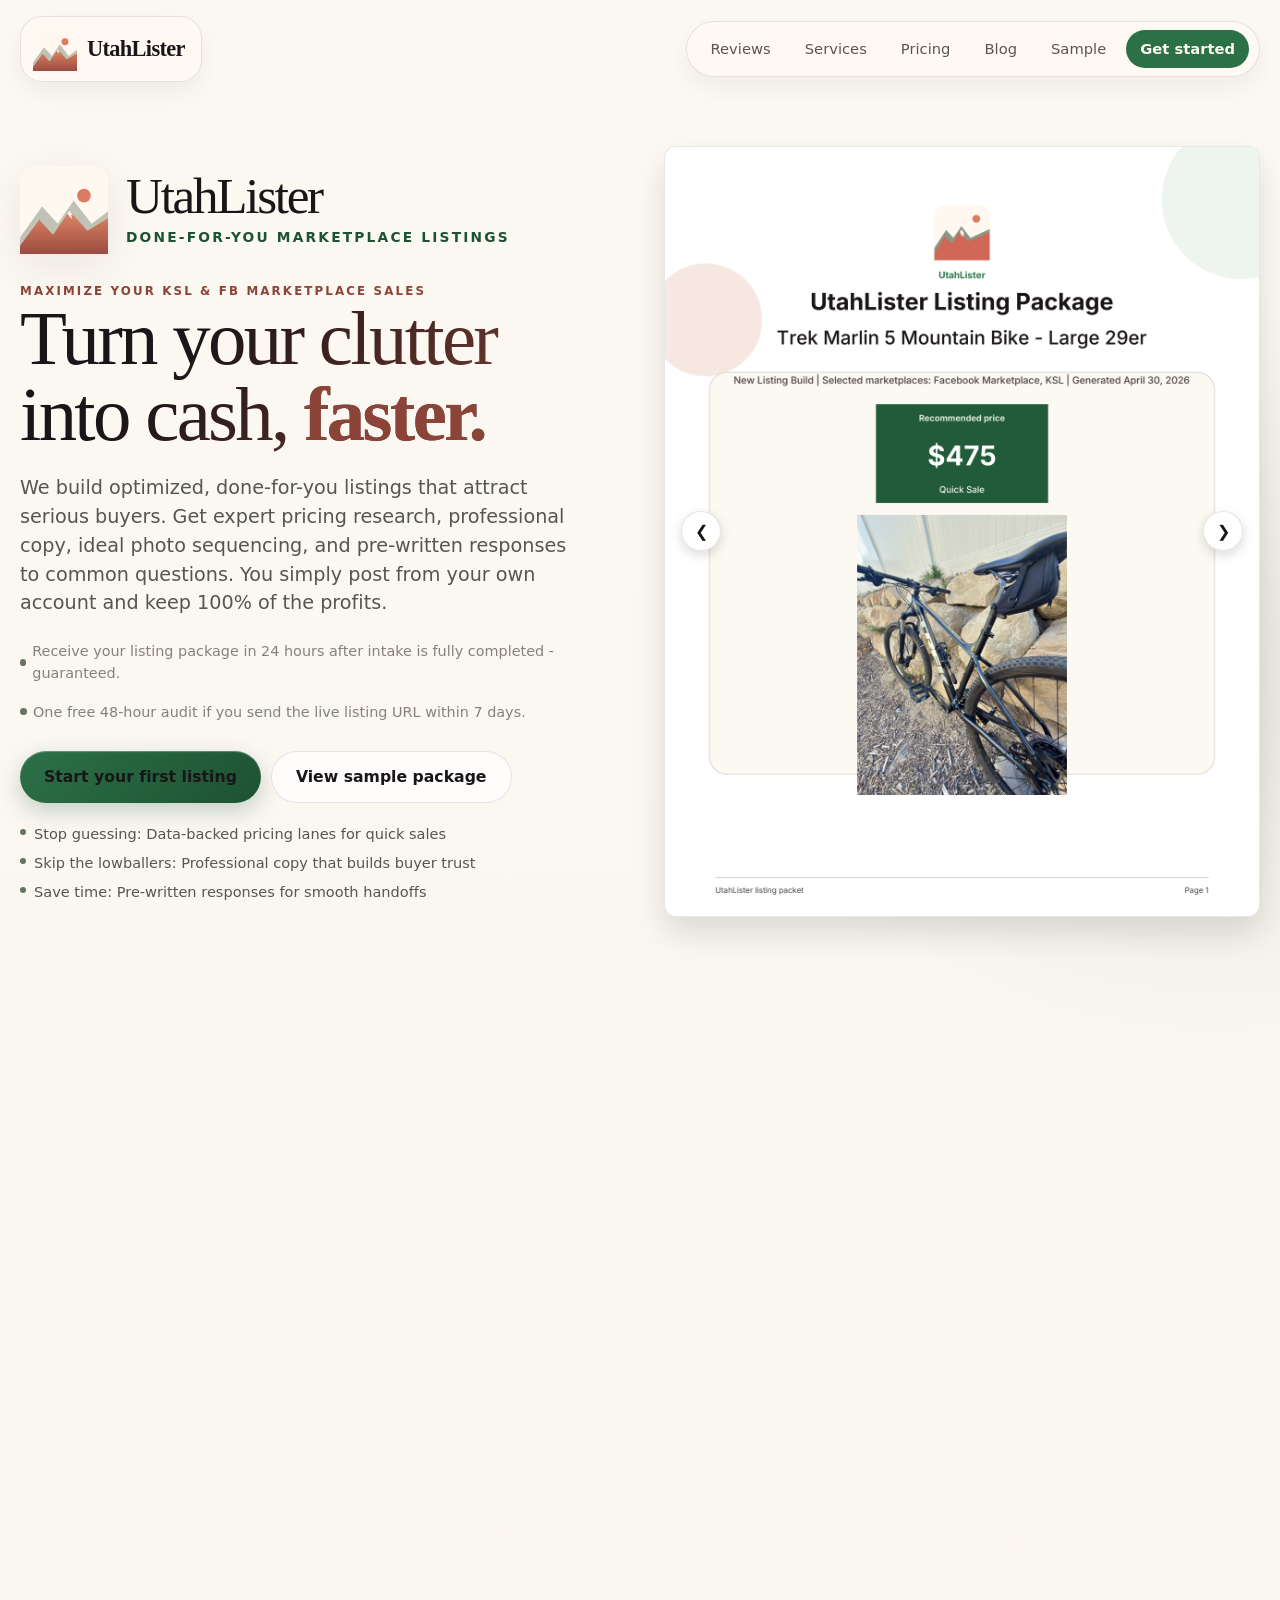
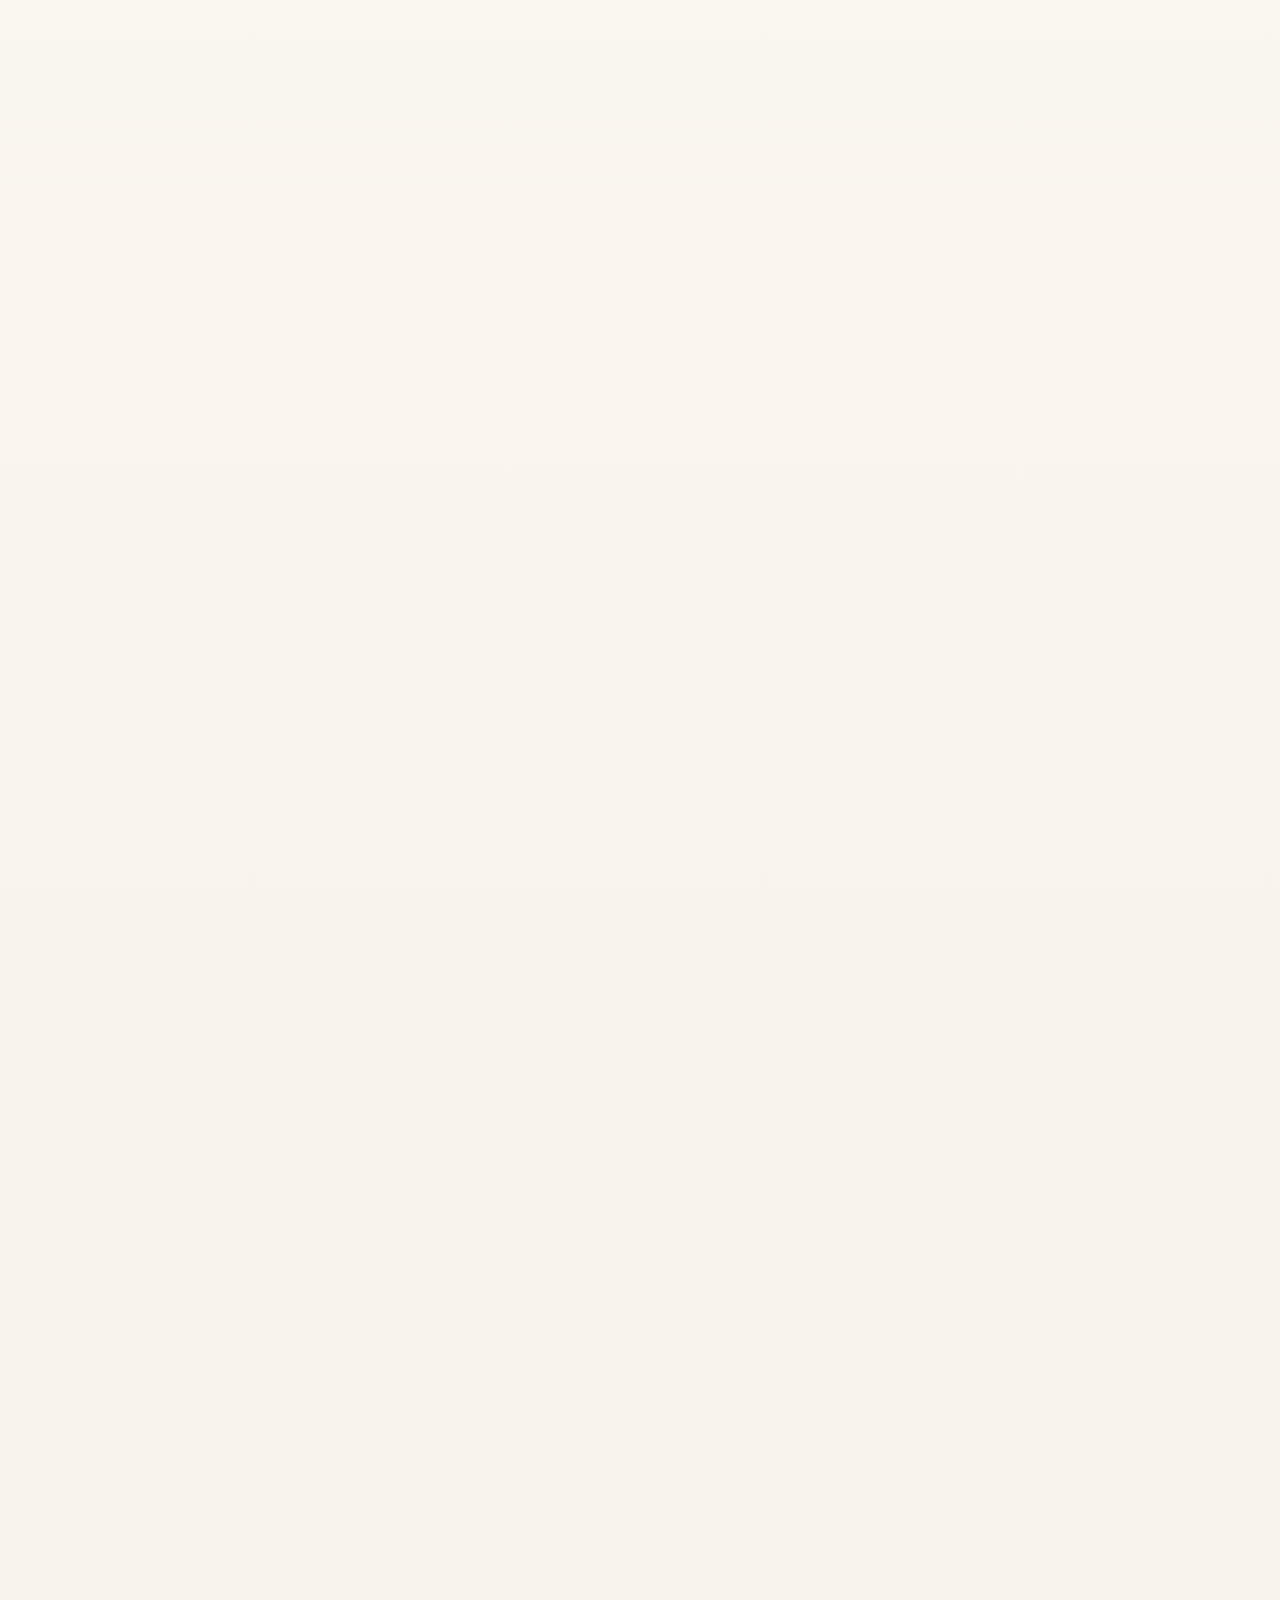
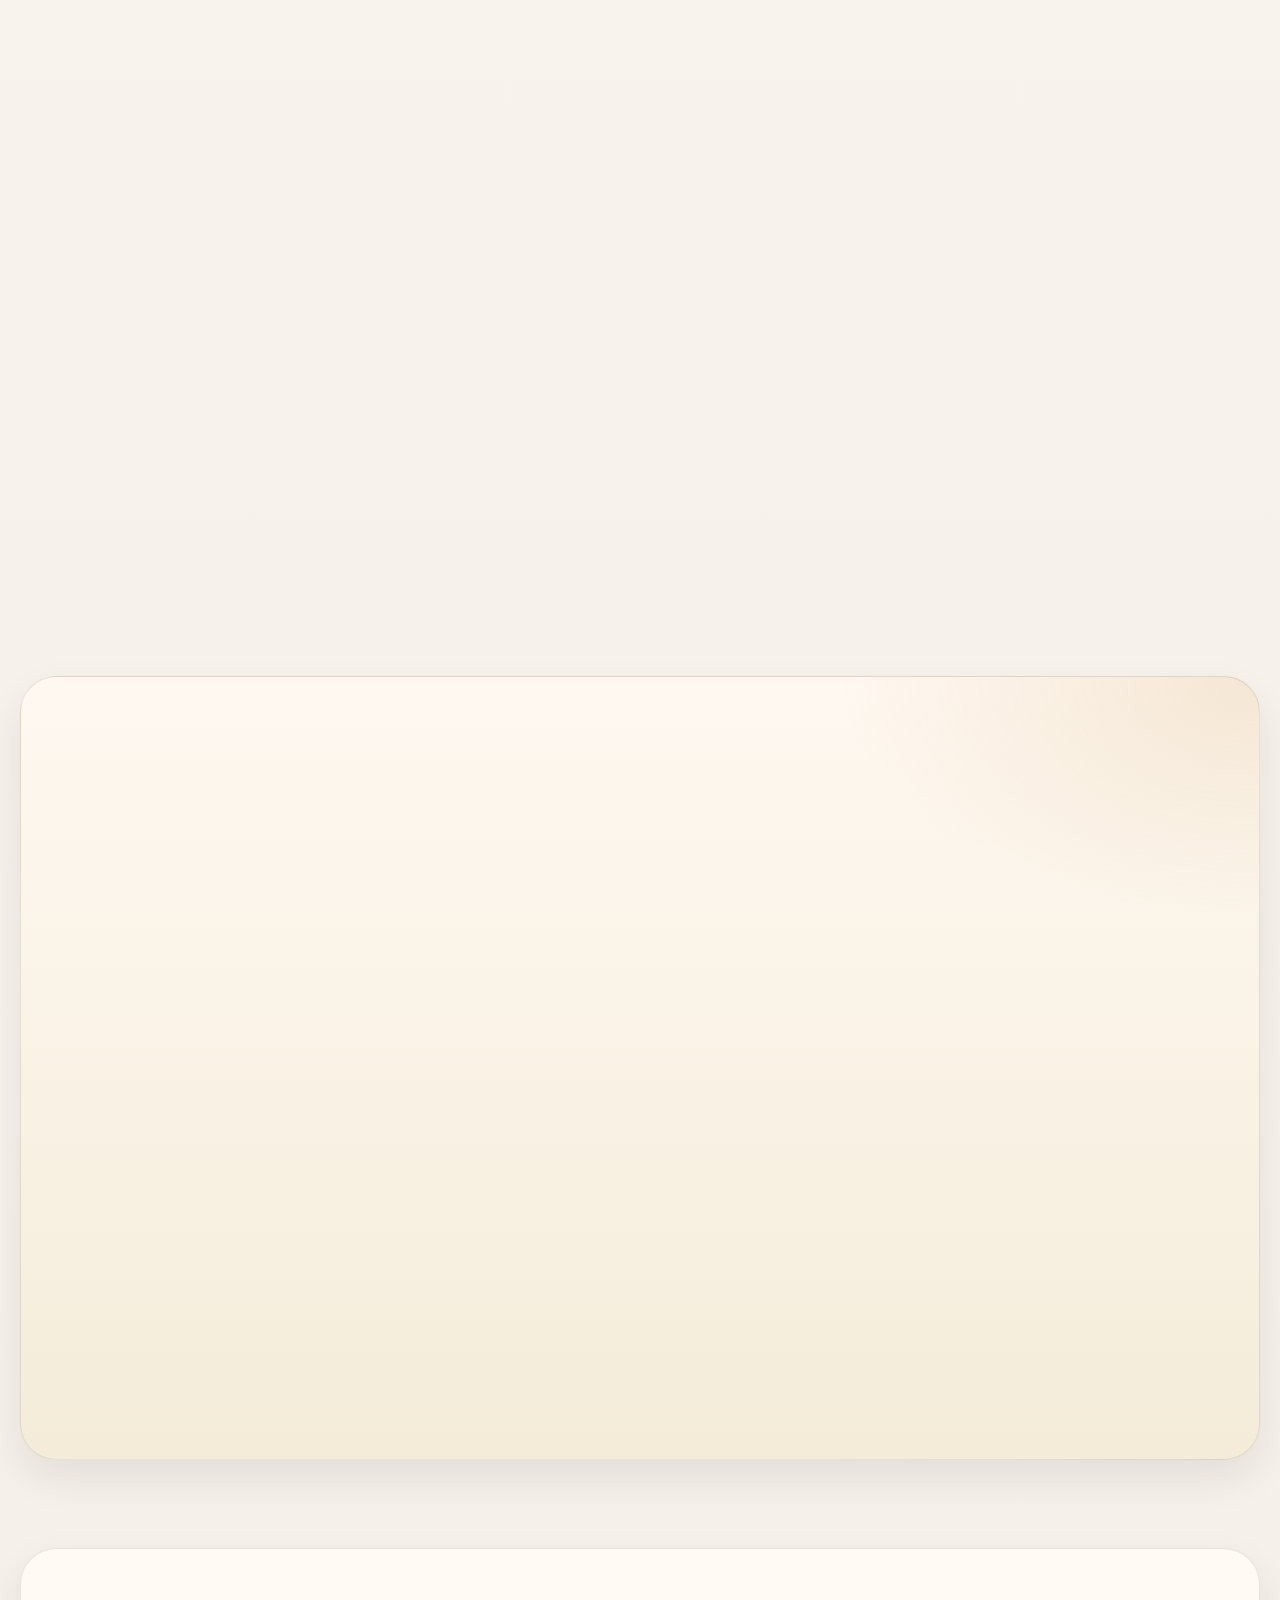
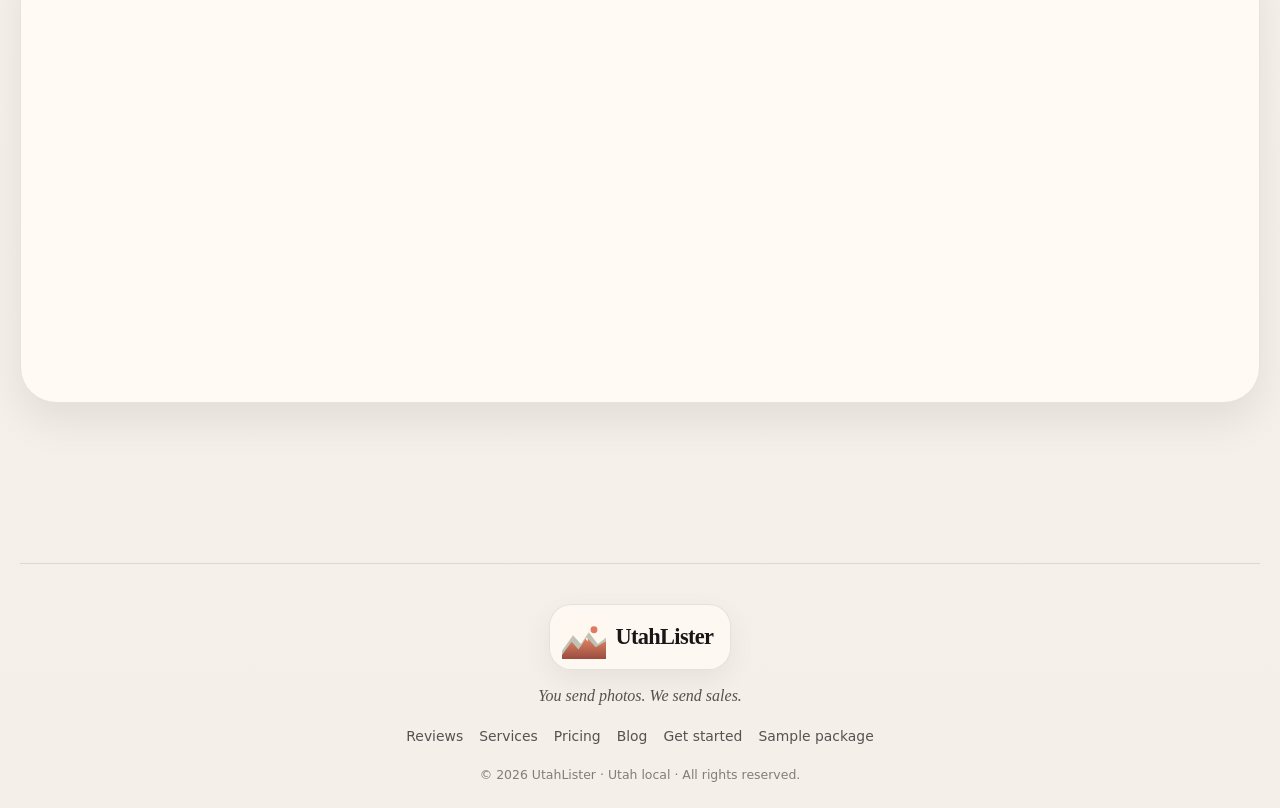
<file: site/index.html>
<!doctype html>
<html lang="en">

<head>
  <meta charset="utf-8">
  <meta name="viewport" content="width=device-width, initial-scale=1">
  <title>UtahLister — Utah's done-for-you listing service</title>
  <meta name="description"
    content="You send photos. We send sales. UtahLister builds your Facebook Marketplace and KSL Classifieds listings — pricing, copy, photo order, and buyer responses included.">
  <meta property="og:title" content="UtahLister — Utah's done-for-you listing service">
  <meta property="og:description"
    content="You send photos. We send sales. Utah-local, done-for-you marketplace listing service.">
  <meta name="referrer" content="strict-origin-when-cross-origin">
  <meta http-equiv="Content-Security-Policy"
    content="default-src 'self'; base-uri 'self'; object-src 'none'; img-src 'self' data: https:; style-src 'self' https://fonts.googleapis.com; font-src 'self' data: https://fonts.gstatic.com; script-src 'self'; connect-src 'self' https:; form-action 'self' https:; upgrade-insecure-requests">
  <link rel="icon" href="favicon.svg" type="image/svg+xml">
  <link rel="stylesheet" href="fonts/fonts.css">
  <link rel="stylesheet" href="styles.css">
</head>

<body>

  <header class="site-header">
    <a class="brandmark" href="#top" aria-label="UtahLister home">
      <img class="brandmark-icon" src="favicon.svg" alt="UtahLister mountain mark" width="36" height="36">
      <span class="brandmark-name">UtahLister</span>
    </a>
    <nav class="site-nav" aria-label="Primary">
      <a href="#reviews">Reviews</a>
      <a href="#offer">Services</a>
      <a href="#pricing">Pricing</a>
      <a href="#blog">Blog</a>
      <a href="sample-listing-package.html">Sample</a>
      <a class="nav-cta" href="#contact">Get started</a>
    </nav>
  </header>

  <main id="top">

    <!-- ══════════════════════════════ HERO ══════════════════════════════ -->
    <section class="hero">
      <div class="hero-top-row">

        <div class="hero-copy reveal">
          <div class="hero-brand-lockup" aria-hidden="true">
            <img class="hero-brand-icon" src="favicon.svg" alt="" width="88" height="88">
            <div class="hero-brand-text">
              <span class="hero-brand-name">UtahLister</span>
              <span class="hero-brand-tag">done-for-you marketplace listings</span>
            </div>
          </div>
          <p class="eyebrow">Maximize your KSL & FB Marketplace Sales</p>
          <h1>Turn your clutter into cash, <em>faster.</em></h1>
          <p class="hero-lead">
            We build optimized, done-for-you listings that attract serious buyers. Get expert pricing research,
            professional copy, ideal photo sequencing, and pre-written responses to common questions. You simply post
            from your own account and keep 100% of the profits.
          </p>
          <div class="hero-trust">
            <span>Receive your listing package in 24 hours after intake is fully completed - guaranteed.</span>
            <span>One free 48-hour audit if you send the live listing URL within 7 days.</span>
          </div>
          <div class="hero-actions">
            <a class="button button-primary" href="#contact">Start your first listing</a>
            <a class="button button-ghost" href="sample-listing-package.html">View sample package</a>
          </div>
          <ul class="hero-points">
            <li>Stop guessing: Data-backed pricing lanes for quick sales</li>
            <li>Skip the lowballers: Professional copy that builds buyer trust</li>
            <li>Save time: Pre-written responses for smooth handoffs</li>
          </ul>
        </div>

        <div class="hero-carousel-container reveal">
          <div class="package-carousel">
            <div class="carousel-track">
              <img src="sample-listing-package-renders/page-01.png" alt="Listing Package Page 1" class="carousel-slide is-active" aria-hidden="false">
              <img src="sample-listing-package-renders/page-02.png" alt="Listing Package Page 2" class="carousel-slide" aria-hidden="true">
              <img src="sample-listing-package-renders/page-03.png" alt="Listing Package Page 3" class="carousel-slide" aria-hidden="true">
              <img src="sample-listing-package-renders/page-04.png" alt="Listing Package Page 4" class="carousel-slide" aria-hidden="true">
              <img src="sample-listing-package-renders/page-05.png" alt="Listing Package Page 5" class="carousel-slide" aria-hidden="true">
              <img src="sample-listing-package-renders/page-06.png" alt="Listing Package Page 6" class="carousel-slide" aria-hidden="true">
            </div>
            <button class="carousel-btn prev-btn" aria-label="Previous page">❮</button>
            <button class="carousel-btn next-btn" aria-label="Next page">❯</button>
          </div>
        </div>

      </div>

      <div class="hero-bottom-row reveal">
        <div class="hiw-card">
          <p class="eyebrow" style="text-align: center; margin-bottom: 24px;">How it works</p>
          <ol class="hiw-list" style="justify-content: center; flex-wrap: wrap;">
            <li class="hiw-item">
              <span class="hiw-badge hiw-you">1</span>
              <div class="hiw-content">
                <strong>You send the details</strong>
                <p>Snap a few photos and send us basic info about your item. No formatting required.</p>
              </div>
            </li>
            <li class="hiw-item">
              <span class="hiw-badge hiw-us">2</span>
              <div class="hiw-content">
                <strong>We build the listing</strong>
                <p>Within 24 hours after intake is fully completed, you receive a ready-to-post package with pricing, copy, and photo order.</p>
              </div>
            </li>
            <li class="hiw-item">
              <span class="hiw-badge hiw-you">3</span>
              <div class="hiw-content">
                <strong>You post & profit</strong>
                <p>Copy our text, upload your photos, and post. If you send the live URL within 7 days, UtahLister includes one free 48-hour listing audit.</p>
              </div>
            </li>
          </ol>
        </div>
      </div>
    </section>

    <!-- ══════════════════════════════ REVIEWS ══════════════════════════════ -->
    <section id="reviews" class="section">
      <div class="section-intro reveal">
        <p class="eyebrow">Buyer feedback</p>
        <h2>Feedback from real transactions.</h2>
        <p>Buyer reviews from Nicole's Facebook Marketplace seller profile — every pickup was smooth, on time, and
          exactly as described.</p>
      </div>

      <div class="reviews-shell reveal">
        <div class="reviews-controls" aria-label="Review carousel controls">
          <button class="review-button" type="button" data-review-prev aria-label="Scroll reviews left">&#8592;
            Prev</button>
          <button class="review-button" type="button" data-review-next aria-label="Scroll reviews right">Next
            &#8594;</button>
        </div>
        <div class="reviews-track" data-review-track>

          <article class="review-card">
            <div class="review-card-top">
              <div class="avatar-mono avatar-canyon">M</div>
              <div>
                <h3>Mary Anne</h3>
                <p class="review-date">April 22, 2026</p>
              </div>
              <p class="review-stars" aria-label="5 out of 5 stars">&#9733;&#9733;&#9733;&#9733;&#9733;</p>
            </div>
            <p class="review-copy">"She's great and responds quickly to your message."</p>
          </article>

          <article class="review-card">
            <div class="review-card-top">
              <div class="avatar-mono avatar-sage">A</div>
              <div>
                <h3>Adam</h3>
                <p class="review-date">April 19, 2026</p>
              </div>
              <p class="review-stars" aria-label="5 out of 5 stars">&#9733;&#9733;&#9733;&#9733;&#9733;</p>
            </div>
            <p class="review-tags">Punctuality · Communication · Pricing · Item Description</p>
            <p class="review-copy">"I was glad to get a good item at a very reasonable price. The transaction was easy.
              I would buy from Nicole again."</p>
          </article>

          <article class="review-card">
            <div class="review-card-top">
              <div class="avatar-mono avatar-gold">C</div>
              <div>
                <h3>Casey</h3>
                <p class="review-date">December 29, 2025</p>
              </div>
              <p class="review-stars" aria-label="5 out of 5 stars">&#9733;&#9733;&#9733;&#9733;&#9733;</p>
            </div>
            <p class="review-tags">Punctuality · Communication · Pricing · Item Description</p>
            <p class="review-copy">"It was a smooth transaction and she was easy to work with!"</p>
          </article>

          <article class="review-card">
            <div class="review-card-top">
              <div class="avatar-mono avatar-clay">B</div>
              <div>
                <h3>Ben</h3>
                <p class="review-date">November 24, 2025</p>
              </div>
              <p class="review-stars" aria-label="5 out of 5 stars">&#9733;&#9733;&#9733;&#9733;&#9733;</p>
            </div>
            <p class="review-copy">"Very kind and very understanding. Quality person worth buying from."</p>
          </article>

          <article class="review-card">
            <div class="review-card-top">
              <div class="avatar-mono avatar-deep">K</div>
              <div>
                <h3>Kendra</h3>
                <p class="review-date">April 22, 2026</p>
              </div>
              <p class="review-stars" aria-label="5 out of 5 stars">&#9733;&#9733;&#9733;&#9733;&#9733;</p>
            </div>
            <p class="review-tags">Punctuality · Communication · Pricing</p>
            <p class="review-copy">"5-star buyer experience from start to finish."</p>
          </article>

          <article class="review-card">
            <div class="review-card-top">
              <div class="avatar-mono avatar-canyon">I</div>
              <div>
                <h3>Isaac</h3>
                <p class="review-date">April 17, 2026</p>
              </div>
              <p class="review-stars" aria-label="5 out of 5 stars">&#9733;&#9733;&#9733;&#9733;&#9733;</p>
            </div>
            <p class="review-tags">Punctuality · Communication · Pricing · Item Description</p>
            <p class="review-copy">"Fast, easy, and exactly what was described."</p>
          </article>

          <article class="review-card">
            <div class="review-card-top">
              <div class="avatar-mono avatar-sage">J</div>
              <div>
                <h3>John</h3>
                <p class="review-date">November 29, 2025</p>
              </div>
              <p class="review-stars" aria-label="5 out of 5 stars">&#9733;&#9733;&#9733;&#9733;&#9733;</p>
            </div>
            <p class="review-tags">Punctuality · Communication · Pricing · Item Description</p>
            <p class="review-copy">"Great seller, smooth handoff. Would recommend."</p>
          </article>

          <article class="review-card">
            <div class="review-card-top">
              <div class="avatar-mono avatar-gold">A</div>
              <div>
                <h3>Andrea</h3>
                <p class="review-date">April 17, 2026</p>
              </div>
              <p class="review-stars" aria-label="5 out of 5 stars">&#9733;&#9733;&#9733;&#9733;&#9733;</p>
            </div>
            <p class="review-copy">"Really pleasant experience. Item was exactly as listed."</p>
          </article>

          <article class="review-card">
            <div class="review-card-top">
              <div class="avatar-mono avatar-clay">S</div>
              <div>
                <h3>Sydney</h3>
                <p class="review-date">March 26, 2026</p>
              </div>
              <p class="review-stars" aria-label="5 out of 5 stars">&#9733;&#9733;&#9733;&#9733;&#9733;</p>
            </div>
            <p class="review-copy">"Super easy pickup and a fair price. Will look for their listings again."</p>
          </article>

        </div>
      </div>
    </section>

    <!-- ══════════════════════════════ PATHS ══════════════════════════════ -->
    <section id="offer" class="section">
      <div class="section-intro reveal">
        <p class="eyebrow">Pick your path</p>
        <h2>Starting fresh or need a rescue?</h2>
        <p>Two ways to work with UtahLister — for items that aren't listed yet and for listings that aren't converting.
        </p>
      </div>

      <div class="paths-grid paths-grid-two reveal">
        <article class="path-card">
          <div class="path-card-top">
            <p class="path-eyebrow">Path 01</p>
            <span class="path-price">Starts at $5</span>
          </div>
          <h3>New Listing Build</h3>
          <p>For an item that isn't live yet. Send photos and notes — get back a posting-ready package.</p>
          <ul class="path-list">
            <li>Quick-sale and max-profit price lanes</li>
            <li>Facebook Marketplace &amp; KSL Classifieds copy</li>
            <li>Photo order + pre-written buyer responses</li>
            <li>One free 48-hour audit if you send the live listing URL within 7 days</li>
          </ul>
          <div class="path-card-footer">
            <a class="button button-primary" href="#contact" data-path="new_listing_build">Start a new listing</a>
          </div>
        </article>

        <article class="path-card path-card-featured">
          <div class="path-card-top">
            <p class="path-eyebrow">Path 02</p>
            <span class="path-price">Audit starts at $19</span>
          </div>
          <h3>Listing Rescue</h3>
          <p>For a live listing that's sitting too long. UtahLister diagnoses the problem and gives you a cleaner
            relaunch plan.</p>
          <ul class="path-list">
            <li>Findability and clarity diagnosis</li>
            <li>Relist vs. edit recommendation</li>
            <li>Repriced copy, new image order, missing-detail fix</li>
            <li>Audit fee credited toward a full New Listing Build</li>
          </ul>
          <div class="path-card-footer">
            <a class="button button-primary" href="#contact" data-path="listing_rescue">Rescue my listing</a>
          </div>
        </article>
      </div>
    </section>

    <!-- ══════════════════════════════ PRICING ══════════════════════════════ -->
    <section id="pricing" class="section">
      <div class="section-intro reveal">
        <p class="eyebrow">Transparent pricing</p>
        <h2>A fraction of what you'd lose doing it wrong.</h2>
        <p>A flat fee per item. No commission, no cut of your sale — you keep everything the buyer pays you.</p>
      </div>

      <div class="compare-block reveal">
        <h3 class="compare-title">Cost to sell a $200 item</h3>
        <div class="compare-rows">
          <div class="bar-row">
            <span class="bar-label">UtahLister</span>
            <div class="bar-track">
              <div class="bar-fill bar-fill-green" data-bar-width="14"></div>
            </div>
            <span class="bar-value">$29</span>
          </div>
          <div class="bar-row">
            <span class="bar-label">Consignment shop</span>
            <div class="bar-track">
              <div class="bar-fill bar-fill-canyon" data-bar-width="70"></div>
            </div>
            <span class="bar-value">~$70 (35%)</span>
          </div>
          <div class="bar-row">
            <span class="bar-label">Estate sale company</span>
            <div class="bar-track">
              <div class="bar-fill bar-fill-deep" data-bar-width="90"></div>
            </div>
            <span class="bar-value">~$90 (45%)</span>
          </div>
          <div class="bar-row">
            <span class="bar-label">DIY (your time @ $25/hr)</span>
            <div class="bar-track">
              <div class="bar-fill bar-fill-sage" data-bar-width="75"></div>
            </div>
            <span class="bar-value">~$75 (3 hrs)</span>
          </div>
        </div>
        <p class="compare-note">You keep the payout. UtahLister keeps the fee flat.</p>
      </div>

      <div class="pricing-grid reveal">
        <article class="pricing-card">
          <p class="pricing-label">New Listing Build</p>
          <div class="pricing-table">
            <div class="pricing-row"><span>Under $50 item value</span><strong>$5</strong></div>
            <div class="pricing-row"><span>$50 – $149 item value</span><strong>$15</strong></div>
            <div class="pricing-row"><span>$150 – $299 item value</span><strong>$29</strong></div>
            <div class="pricing-row"><span>$300 – $599 item value</span><strong>$49</strong></div>
            <div class="pricing-row pricing-row-last"><span>$600+ item value</span><strong>Custom quote</strong></div>
          </div>
        </article>

        <article class="pricing-card pricing-card-accent">
          <p class="pricing-label">Listing Rescue</p>
          <div class="pricing-table">
            <div class="pricing-row"><span>Rescue Audit — diagnosis only</span><strong>$19</strong></div>
            <div class="pricing-row"><span>Standard rescue — most household items</span><strong>$29</strong></div>
            <div class="pricing-row"><span>Bulky/complex — furniture, electronics, sets</span><strong>$49</strong></div>
            <div class="pricing-row"><span>Premium — high-value or multi-item lots</span><strong>$79+</strong></div>
            <div class="pricing-row pricing-row-last"><span>Audit fee credit</span><strong>Applied toward a New Listing
                Build</strong></div>
          </div>
        </article>
      </div>
    </section>

    <!-- ══════════════════════════════ BLOG ══════════════════════════════ -->
    <section id="blog" class="blog-section">
      <div class="blog-inner">
        <div class="section-intro reveal">
          <p class="eyebrow">From the blog</p>
          <h2>Better listings start with better knowledge.</h2>
          <p>Tips on pricing, photos, and marketplace mechanics — written for Utah sellers.</p>
        </div>

        <div class="blog-grid reveal">
          <article class="blog-card">
            <div class="blog-card-meta">
              <span class="blog-tag">Listings</span>
              <span class="blog-date">April 2026</span>
            </div>
            <h3>5 Listing Titles That Got Way More Clicks</h3>
            <p>The first 6 words of your title are doing 80% of the work. Here's what separates titles that scroll past
              from ones that get tapped.</p>
            <span class="blog-coming-soon">Coming soon</span>
          </article>

          <article class="blog-card">
            <div class="blog-card-meta">
              <span class="blog-tag">Strategy</span>
              <span class="blog-date">March 2026</span>
            </div>
            <h3>When to Relist vs. Edit a Stale Listing</h3>
            <p>Facebook Marketplace treats relists and edits differently. Get this wrong and you're sending a listing
              into the algorithm blind.</p>
            <span class="blog-coming-soon">Coming soon</span>
          </article>

          <article class="blog-card">
            <div class="blog-card-meta">
              <span class="blog-tag">Pricing</span>
              <span class="blog-date">February 2026</span>
            </div>
            <h3>How to Price a Used Item You've Never Sold Before</h3>
            <p>Most sellers anchor to what they paid. Here's how to find what buyers in your zip code are actually
              willing to pay today.</p>
            <span class="blog-coming-soon">Coming soon</span>
          </article>
        </div>

        <div class="newsletter-card reveal">
          <div class="newsletter-copy">
            <h3>Get listing tips in your inbox.</h3>
            <p>One short email per week — actionable tips for selling faster on Facebook Marketplace and KSL.</p>
          </div>
          <form class="newsletter-form" id="newsletter-form" novalidate>
            <label for="newsletter-email" class="sr-only">Email address</label>
            <input type="email" id="newsletter-email" name="email" placeholder="your@email.com" maxlength="200"
              autocomplete="email" required>
            <button class="button button-primary" type="submit">Subscribe</button>
            <p class="newsletter-status" id="newsletter-status" aria-live="polite"></p>
          </form>
        </div>
      </div>
    </section>

    <!-- ══════════════════════════════ CONTACT ══════════════════════════════ -->
    <section id="contact" class="section contact-section">
      <div class="contact-copy reveal">
        <p class="eyebrow">Get started</p>
        <h2>Tell us about your item. Get back a clear posting plan.</h2>
        <p>Receive your listing package in 24 hours after intake is fully completed - guaranteed. If you send the live listing URL within 7 days after delivery, UtahLister includes one free 48-hour audit.</p>
      </div>

      <form class="contact-form reveal" id="intake-form" action="#" method="post" novalidate>

        <div class="input-grid">
          <label>Your name
            <input type="text" name="lead_name" placeholder="First name is fine" maxlength="100" autocomplete="name"
              required>
          </label>
          <label>Best contact
            <input type="text" name="best_contact" placeholder="Phone or email" maxlength="200" autocomplete="email"
              required>
          </label>
        </div>

        <label>Service path
          <select name="service_path" id="service-path" required>
            <option value="">Select one</option>
            <option value="new_listing_build">New Listing Build — item not yet posted</option>
            <option value="listing_rescue">Listing Rescue — item already live</option>
            <option value="not_sure">Not sure yet</option>
          </select>
        </label>

        <!-- NEW LISTING BUILD fields -->
        <div class="form-fields-conditional" id="fields-new-listing-legacy" hidden>
          <div class="input-grid">
            <label>Item name
              <input type="text" name="item" placeholder="What do you want to sell?" maxlength="140">
            </label>
            <label>Estimated item value
              <select name="item_value_range">
                <option value="">Select a range</option>
                <option value="under_50">Under $50</option>
                <option value="50_149">$50 – $149</option>
                <option value="150_299">$150 – $299</option>
                <option value="300_599">$300 – $599</option>
                <option value="600_plus">$600+</option>
              </select>
            </label>
          </div>
          <div class="input-grid">
            <label>Sale goal
              <select name="sale_goal">
                <option value="">Select one</option>
                <option value="quick_sale">Quick sale</option>
                <option value="max_profit">Max profit</option>
                <option value="not_sure">Not sure yet</option>
              </select>
            </label>
            <label>City / region
              <input type="text" name="city_region" placeholder="Lehi, Provo, Draper…" maxlength="80">
            </label>
          </div>
          <label>Photo folder link (optional)
            <input type="url" name="photo_folder_link" maxlength="2000" placeholder="Google Drive, iCloud, Dropbox…">
          </label>
          <label>Notes about the item
            <textarea name="notes" rows="4" maxlength="2000"
              placeholder="Condition, what's included, anything a buyer should know, pickup notes…"></textarea>
          </label>
        </div>

        <!-- LISTING RESCUE fields -->
        <div class="form-fields-conditional" id="fields-rescue-legacy" hidden>
          <label>Live listing URL
            <input type="url" name="listing_url" maxlength="2000"
              placeholder="Facebook Marketplace or KSL Classifieds link">
          </label>
          <div class="input-grid">
            <label>How long has it been live?
              <select name="listing_age">
                <option value="">Select one</option>
                <option value="less_than_week">Less than a week</option>
                <option value="1_2_weeks">1 – 2 weeks</option>
                <option value="3_4_weeks">3 – 4 weeks</option>
                <option value="over_month">Over a month</option>
              </select>
            </label>
            <label>City / region
              <input type="text" name="city_region_rescue" placeholder="Lehi, Provo, Draper…" maxlength="80">
            </label>
          </div>
          <label>What feels wrong about it?
            <textarea name="rescue_notes" rows="4" maxlength="2000"
              placeholder="Low clicks, no messages, lowball offers, stale title, bad photos — tell us what you're seeing…"></textarea>
          </label>
        </div>

        <!-- NOT SURE fields -->
        <div class="form-fields-conditional" id="fields-not-sure-legacy" hidden>
          <label>Tell us what you're working with
            <textarea name="general_notes" rows="5" maxlength="2000"
              placeholder="Describe the item, the situation, and what outcome you're hoping for — we'll figure out the right path."></textarea>
          </label>
        </div>

        <div class="form-fields-conditional" id="fields-new-listing" hidden>
          <div class="form-subsection">
            <p class="form-subsection-title">Item basics</p>
            <p class="form-subsection-note">Select a category and UtahLister will open the matching fields below.</p>
            <div class="input-grid">
              <label>Item name
                <input type="text" name="item" placeholder="What do you want to sell?" maxlength="140" data-required-visible="true">
              </label>
              <label>Item category
                <select name="item_category" id="new-item-category" data-category-select data-required-visible="true">
                  <option value="">Select a category</option>
                  <option value="furniture_home">Furniture / home goods</option>
                  <option value="decor_small_home">Home decor / small household item</option>
                  <option value="clothing_shoes">Clothing / shoes / accessories</option>
                  <option value="electronics">Electronics / tech</option>
                  <option value="bikes_outdoor">Bike / outdoor gear / sporting goods</option>
                  <option value="tools_equipment">Tools / equipment</option>
                  <option value="baby_kids">Baby / kids gear</option>
                  <option value="appliances">Appliance / home equipment</option>
                  <option value="collectibles_media">Collectible / toy / book / hobby item</option>
                  <option value="other">Other / not sure</option>
                </select>
              </label>
            </div>
            <div class="input-grid">
              <label>Estimated item value
                <select name="item_value_range_v2">
                  <option value="">Select a range</option>
                  <option value="under_50">Under $50</option>
                  <option value="50_149">$50 - $149</option>
                  <option value="150_299">$150 - $299</option>
                  <option value="300_599">$300 - $599</option>
                  <option value="600_plus">$600+</option>
                </select>
              </label>
              <label>Sale goal
                <select name="sale_goal_v2" data-required-visible="true">
                  <option value="">Select one</option>
                  <option value="quick_sale">Quick sale</option>
                  <option value="max_profit">Max profit</option>
                  <option value="not_sure">Not sure yet</option>
                </select>
              </label>
            </div>
          </div>

          <div class="form-subsection">
            <p class="form-subsection-title">Where and how you want it sold</p>
            <fieldset class="checkbox-group">
              <legend>Which marketplaces should UtahLister build for?</legend>
              <div class="checkbox-grid">
                <label class="checkbox-card"><input type="checkbox" name="marketplaces_requested" value="facebook_marketplace"> Facebook Marketplace</label>
                <label class="checkbox-card"><input type="checkbox" name="marketplaces_requested" value="ksl"> KSL</label>
                <label class="checkbox-card"><input type="checkbox" name="marketplaces_requested" value="nextdoor"> Nextdoor</label>
                <label class="checkbox-card"><input type="checkbox" name="marketplaces_requested" value="craigslist"> Craigslist</label>
              </div>
            </fieldset>
            <div class="input-grid input-grid-three">
              <label>City / region
                <input type="text" name="city_region_v2" placeholder="Lehi, Provo, Draper" maxlength="80" data-required-visible="true">
              </label>
              <label>ZIP code
                <input type="text" name="zip_code" placeholder="84043" maxlength="10" inputmode="numeric">
              </label>
              <label>Public pickup landmark
                <input type="text" name="pickup_landmark" placeholder="Holbrook Farms Park, Smith's on Main" maxlength="140" data-required-visible="true">
              </label>
            </div>
            <label>Photo folder link
              <input type="url" name="photo_folder_link_v2" maxlength="2000" placeholder="Google Drive, iCloud, Dropbox..." data-required-visible="true">
            </label>
          </div>

          <div class="form-subsection">
            <p class="form-subsection-title">Condition and brain dump</p>
            <div class="input-grid">
              <label>Condition
                <select name="condition_v2" data-required-visible="true">
                  <option value="">Select one</option>
                  <option value="new">New / never used</option>
                  <option value="like_new">Like new</option>
                  <option value="good">Good / lightly used</option>
                  <option value="fair">Fair / visible wear</option>
                  <option value="parts">For parts / not fully working</option>
                </select>
              </label>
              <label>Brand / model known already?
                <input type="text" name="known_brand_model" placeholder="Nike Pro Dri-FIT CZ9857-010, Trek Marlin 5..." maxlength="160">
              </label>
            </div>
            <label>Why did you choose that condition?
              <textarea name="condition_reason_v2" rows="3" maxlength="1200" placeholder="Tell us what makes it new, like new, or used. Mention flaws, wear, tags, packaging, missing parts, or anything important." data-required-visible="true"></textarea>
            </label>
            <label>Brain dump everything you know about the item
              <textarea name="notes_v2" rows="6" maxlength="4000" placeholder="Paste every detail you have: what's included, exact specs, measurements, flaws, where you bought it, local comps, retail price, usage history, pickup constraints, and anything buyers usually ask." data-required-visible="true"></textarea>
            </label>
          </div>

          <div class="form-subsection category-subsection" data-category-root>
            <p class="form-subsection-title">Category-specific details</p>

            <div class="category-fields" data-category-group="furniture_home" hidden>
              <div class="input-grid input-grid-three">
                <label>Width
                  <input type="text" name="furniture_width" placeholder="42 in" maxlength="40" data-required-visible="true">
                </label>
                <label>Depth
                  <input type="text" name="furniture_depth" placeholder="18 in" maxlength="40" data-required-visible="true">
                </label>
                <label>Height
                  <input type="text" name="furniture_height" placeholder="31 in" maxlength="40" data-required-visible="true">
                </label>
              </div>
              <div class="input-grid">
                <label>Material / finish
                  <input type="text" name="furniture_material" placeholder="Solid wood, laminate, metal, boucle..." maxlength="120">
                </label>
                <label>Moveability / setup
                  <input type="text" name="furniture_moveability" placeholder="Upstairs, disassembles, truck required, two-person carry..." maxlength="160">
                </label>
              </div>
            </div>

            <div class="category-fields" data-category-group="decor_small_home" hidden>
              <div class="input-grid input-grid-three">
                <label>Width
                  <input type="text" name="decor_width" placeholder="16 in" maxlength="40">
                </label>
                <label>Depth
                  <input type="text" name="decor_depth" placeholder="6 in" maxlength="40">
                </label>
                <label>Height
                  <input type="text" name="decor_height" placeholder="24 in" maxlength="40">
                </label>
              </div>
              <div class="input-grid">
                <label>Style keywords
                  <input type="text" name="decor_style" placeholder="Modern, boho, rustic, farmhouse..." maxlength="160">
                </label>
                <label>Material
                  <input type="text" name="decor_material" placeholder="Ceramic, wood, glass, woven..." maxlength="120">
                </label>
              </div>
            </div>

            <div class="category-fields" data-category-group="clothing_shoes" hidden>
              <div class="input-grid input-grid-three">
                <label>Brand
                  <input type="text" name="clothing_brand" placeholder="Nike, Free People, Converse..." maxlength="120" data-required-visible="true">
                </label>
                <label>Size
                  <input type="text" name="clothing_size" placeholder="Women's M, 8.5, 32x30..." maxlength="60" data-required-visible="true">
                </label>
                <label>Type / fit
                  <input type="text" name="clothing_fit" placeholder="Bike shorts, straight leg, oversized hoodie..." maxlength="120">
                </label>
              </div>
              <div class="input-grid">
                <label>Color / pattern
                  <input type="text" name="clothing_color" placeholder="Black, cream floral, tan suede..." maxlength="120">
                </label>
                <label>Tags / measurements / defects
                  <input type="text" name="clothing_tags" placeholder="New with tags, inseam 5 in, tiny pull on seam..." maxlength="180">
                </label>
              </div>
            </div>

            <div class="category-fields" data-category-group="electronics" hidden>
              <div class="input-grid input-grid-three">
                <label>Brand
                  <input type="text" name="electronics_brand" placeholder="Apple, Samsung, Sony..." maxlength="120" data-required-visible="true">
                </label>
                <label>Model
                  <input type="text" name="electronics_model" placeholder="AirPods Pro 2, WH-1000XM5..." maxlength="120" data-required-visible="true">
                </label>
                <label>Storage / specs
                  <input type="text" name="electronics_specs" placeholder="256GB, USB-C, 4K, unlocked..." maxlength="160">
                </label>
              </div>
              <div class="input-grid">
                <label>Tested status
                  <input type="text" name="electronics_tested" placeholder="Fully tested, powers on only, battery holds charge..." maxlength="160" data-required-visible="true">
                </label>
                <label>Included accessories
                  <input type="text" name="electronics_accessories" placeholder="Original box, charger, cable, remote, case..." maxlength="180">
                </label>
              </div>
            </div>

            <div class="category-fields" data-category-group="bikes_outdoor" hidden>
              <div class="input-grid input-grid-three">
                <label>Brand
                  <input type="text" name="outdoor_brand" placeholder="Trek, Specialized, Burton..." maxlength="120" data-required-visible="true">
                </label>
                <label>Model
                  <input type="text" name="outdoor_model" placeholder="Marlin 5, Woom 3, Yeti Hopper..." maxlength="120" data-required-visible="true">
                </label>
                <label>Size / frame / wheel
                  <input type="text" name="outdoor_size" placeholder="Large frame, 29 in wheels, 152cm..." maxlength="120" data-required-visible="true">
                </label>
              </div>
              <div class="input-grid">
                <label>Included gear / upgrades
                  <input type="text" name="outdoor_accessories" placeholder="Bottle cage, saddle bag, helmet, rack..." maxlength="180">
                </label>
                <label>Use-ready notes
                  <input type="text" name="outdoor_readiness" placeholder="Fresh tune, ready to ride, edges sharpened..." maxlength="180">
                </label>
              </div>
            </div>

            <div class="category-fields" data-category-group="tools_equipment" hidden>
              <div class="input-grid input-grid-three">
                <label>Brand
                  <input type="text" name="tools_brand" placeholder="DeWalt, Milwaukee, Stihl..." maxlength="120" data-required-visible="true">
                </label>
                <label>Model
                  <input type="text" name="tools_model" placeholder="DCD791, M18 Fuel..." maxlength="120" data-required-visible="true">
                </label>
                <label>Power source
                  <input type="text" name="tools_power" placeholder="Cordless 20V, gas, corded 120V..." maxlength="120">
                </label>
              </div>
              <div class="input-grid">
                <label>Tested working status
                  <input type="text" name="tools_tested" placeholder="Runs well, fully tested, charger works..." maxlength="180" data-required-visible="true">
                </label>
                <label>Included kit pieces
                  <input type="text" name="tools_kit" placeholder="Battery, charger, case, blades, bits..." maxlength="180">
                </label>
              </div>
            </div>

            <div class="category-fields" data-category-group="baby_kids" hidden>
              <div class="input-grid input-grid-three">
                <label>Brand
                  <input type="text" name="kids_brand" placeholder="Nuna, Uppababy, Little Tikes..." maxlength="120" data-required-visible="true">
                </label>
                <label>Model / product name
                  <input type="text" name="kids_model" placeholder="PIPA RX, Vista V2..." maxlength="120" data-required-visible="true">
                </label>
                <label>Age / size range
                  <input type="text" name="kids_age_range" placeholder="0-6 months, toddler, 5T..." maxlength="120">
                </label>
              </div>
              <div class="input-grid">
                <label>Included attachments / parts
                  <input type="text" name="kids_parts" placeholder="Adapters, cup holder, infant insert, manual..." maxlength="180">
                </label>
                <label>Safety / cleanliness notes
                  <input type="text" name="kids_safety" placeholder="Never crashed, smoke-free home, washed cover..." maxlength="180">
                </label>
              </div>
            </div>

            <div class="category-fields" data-category-group="appliances" hidden>
              <div class="input-grid input-grid-three">
                <label>Brand
                  <input type="text" name="appliance_brand" placeholder="GE, Whirlpool, Dyson..." maxlength="120" data-required-visible="true">
                </label>
                <label>Model
                  <input type="text" name="appliance_model" placeholder="VMAX, KUDS30..." maxlength="120" data-required-visible="true">
                </label>
                <label>Width / height / depth
                  <input type="text" name="appliance_dimensions" placeholder="27 x 67 x 29 in" maxlength="120" data-required-visible="true">
                </label>
              </div>
              <div class="input-grid">
                <label>Tested status
                  <input type="text" name="appliance_tested" placeholder="Runs cold, vacuum charges, all burners work..." maxlength="180" data-required-visible="true">
                </label>
                <label>Hookups / included parts
                  <input type="text" name="appliance_parts" placeholder="Water line, trays, shelves, charger dock..." maxlength="180">
                </label>
              </div>
            </div>

            <div class="category-fields" data-category-group="collectibles_media" hidden>
              <div class="input-grid input-grid-three">
                <label>Brand / franchise
                  <input type="text" name="collectible_brand" placeholder="Pokemon, Lego, Funko..." maxlength="120">
                </label>
                <label>Item type
                  <input type="text" name="collectible_type" placeholder="Card lot, sealed set, hardcover..." maxlength="120" data-required-visible="true">
                </label>
                <label>Edition / year / set
                  <input type="text" name="collectible_edition" placeholder="Base Set, 1st edition, 2022 release..." maxlength="160">
                </label>
              </div>
              <div class="input-grid">
                <label>Completeness / condition details
                  <input type="text" name="collectible_condition" placeholder="Sealed, complete, loose, shelf wear..." maxlength="180" data-required-visible="true">
                </label>
                <label>Special notes
                  <input type="text" name="collectible_notes" placeholder="Signed, includes booklet, rare colorway..." maxlength="180">
                </label>
              </div>
            </div>

            <div class="category-fields" data-category-group="other" hidden>
              <label>Tell us the key specs you already know
                <textarea name="other_category_notes" rows="4" maxlength="1600" placeholder="If this item does not fit a category cleanly, list the brand, size, dimensions, what's included, and anything buyers need to know." data-required-visible="true"></textarea>
              </label>
            </div>
          </div>
        </div>

        <div class="form-fields-conditional" id="fields-rescue" hidden>
          <div class="form-subsection">
            <p class="form-subsection-title">Listing rescue basics</p>
            <p class="form-subsection-note">Select a category and UtahLister will open the matching fields below.</p>
            <label>Live listing URL
              <input type="url" name="listing_url_v2" maxlength="2000" placeholder="Facebook Marketplace or KSL Classifieds link" data-required-visible="true">
            </label>
            <div class="input-grid">
              <label>Item category
                <select name="rescue_item_category" id="rescue-item-category" data-category-select data-required-visible="true">
                  <option value="">Select a category</option>
                  <option value="furniture_home">Furniture / home goods</option>
                  <option value="decor_small_home">Home decor / small household item</option>
                  <option value="clothing_shoes">Clothing / shoes / accessories</option>
                  <option value="electronics">Electronics / tech</option>
                  <option value="bikes_outdoor">Bike / outdoor gear / sporting goods</option>
                  <option value="tools_equipment">Tools / equipment</option>
                  <option value="baby_kids">Baby / kids gear</option>
                  <option value="appliances">Appliance / home equipment</option>
                  <option value="collectibles_media">Collectible / toy / book / hobby item</option>
                  <option value="other">Other / not sure</option>
                </select>
              </label>
              <label>How long has it been live?
                <select name="listing_age_v2" data-required-visible="true">
                  <option value="">Select one</option>
                  <option value="less_than_week">Less than a week</option>
                  <option value="1_2_weeks">1 - 2 weeks</option>
                  <option value="3_4_weeks">3 - 4 weeks</option>
                  <option value="over_month">Over a month</option>
                </select>
              </label>
            </div>
            <fieldset class="checkbox-group">
              <legend>Where is it currently posted?</legend>
              <div class="checkbox-grid">
                <label class="checkbox-card"><input type="checkbox" name="current_marketplaces" value="facebook_marketplace"> Facebook Marketplace</label>
                <label class="checkbox-card"><input type="checkbox" name="current_marketplaces" value="ksl"> KSL</label>
                <label class="checkbox-card"><input type="checkbox" name="current_marketplaces" value="nextdoor"> Nextdoor</label>
                <label class="checkbox-card"><input type="checkbox" name="current_marketplaces" value="craigslist"> Craigslist</label>
              </div>
            </fieldset>
          </div>

          <div class="form-subsection">
            <p class="form-subsection-title">Location and current condition</p>
            <div class="input-grid input-grid-three">
              <label>City / region
                <input type="text" name="city_region_rescue_v2" placeholder="Lehi, Provo, Draper" maxlength="80" data-required-visible="true">
              </label>
              <label>ZIP code
                <input type="text" name="zip_code_rescue" placeholder="84043" maxlength="10" inputmode="numeric">
              </label>
              <label>Public pickup landmark
                <input type="text" name="pickup_landmark_rescue" placeholder="Holbrook Farms Park, Smith's on Main" maxlength="140" data-required-visible="true">
              </label>
            </div>
            <div class="input-grid">
              <label>Current condition
                <select name="condition_rescue_v2" data-required-visible="true">
                  <option value="">Select one</option>
                  <option value="new">New / never used</option>
                  <option value="like_new">Like new</option>
                  <option value="good">Good / lightly used</option>
                  <option value="fair">Fair / visible wear</option>
                  <option value="parts">For parts / not fully working</option>
                </select>
              </label>
              <label>Photo folder or screenshot link
                <input type="url" name="rescue_photo_folder_link" maxlength="2000" placeholder="Drive folder or screenshot set">
              </label>
            </div>
            <label>Why did you choose that condition?
              <textarea name="condition_reason_rescue_v2" rows="3" maxlength="1200" placeholder="Mention flaws, missing pieces, tag status, packaging, or anything the current listing may not explain well." data-required-visible="true"></textarea>
            </label>
          </div>

          <div class="form-subsection">
            <p class="form-subsection-title">What feels wrong and what you know</p>
            <label>What feels wrong about it?
              <textarea name="rescue_notes_v2" rows="4" maxlength="2000" placeholder="Low clicks, no messages, lowball offers, stale title, weak photos, price mismatch, wrong category..." data-required-visible="true"></textarea>
            </label>
            <label>Brain dump everything you know about the item
              <textarea name="rescue_brain_dump" rows="6" maxlength="4000" placeholder="Paste any specs, local comps, retail references, included parts, measurements, condition facts, and buyer questions you already know." data-required-visible="true"></textarea>
            </label>
          </div>

          <div class="form-subsection category-subsection" data-category-root>
            <p class="form-subsection-title">Category-specific details</p>

            <div class="category-fields" data-category-group="furniture_home" hidden>
              <div class="input-grid input-grid-three">
                <label>Width
                  <input type="text" name="rescue_furniture_width" placeholder="42 in" maxlength="40" data-required-visible="true">
                </label>
                <label>Depth
                  <input type="text" name="rescue_furniture_depth" placeholder="18 in" maxlength="40" data-required-visible="true">
                </label>
                <label>Height
                  <input type="text" name="rescue_furniture_height" placeholder="31 in" maxlength="40" data-required-visible="true">
                </label>
              </div>
              <div class="input-grid">
                <label>Material / finish
                  <input type="text" name="rescue_furniture_material" placeholder="Solid wood, laminate, metal, boucle..." maxlength="120">
                </label>
                <label>Moveability / setup
                  <input type="text" name="rescue_furniture_moveability" placeholder="Upstairs, disassembles, truck required, two-person carry..." maxlength="160">
                </label>
              </div>
            </div>

            <div class="category-fields" data-category-group="decor_small_home" hidden>
              <div class="input-grid input-grid-three">
                <label>Width
                  <input type="text" name="rescue_decor_width" placeholder="16 in" maxlength="40">
                </label>
                <label>Depth
                  <input type="text" name="rescue_decor_depth" placeholder="6 in" maxlength="40">
                </label>
                <label>Height
                  <input type="text" name="rescue_decor_height" placeholder="24 in" maxlength="40">
                </label>
              </div>
              <div class="input-grid">
                <label>Style keywords
                  <input type="text" name="rescue_decor_style" placeholder="Modern, boho, rustic, farmhouse..." maxlength="160">
                </label>
                <label>Material
                  <input type="text" name="rescue_decor_material" placeholder="Ceramic, wood, glass, woven..." maxlength="120">
                </label>
              </div>
            </div>

            <div class="category-fields" data-category-group="clothing_shoes" hidden>
              <div class="input-grid input-grid-three">
                <label>Brand
                  <input type="text" name="rescue_clothing_brand" placeholder="Nike, Free People, Converse..." maxlength="120" data-required-visible="true">
                </label>
                <label>Size
                  <input type="text" name="rescue_clothing_size" placeholder="Women's M, 8.5, 32x30..." maxlength="60" data-required-visible="true">
                </label>
                <label>Type / fit
                  <input type="text" name="rescue_clothing_fit" placeholder="Bike shorts, straight leg, oversized hoodie..." maxlength="120">
                </label>
              </div>
              <div class="input-grid">
                <label>Color / pattern
                  <input type="text" name="rescue_clothing_color" placeholder="Black, cream floral, tan suede..." maxlength="120">
                </label>
                <label>Tags / measurements / defects
                  <input type="text" name="rescue_clothing_tags" placeholder="New with tags, inseam 5 in, tiny pull on seam..." maxlength="180">
                </label>
              </div>
            </div>

            <div class="category-fields" data-category-group="electronics" hidden>
              <div class="input-grid input-grid-three">
                <label>Brand
                  <input type="text" name="rescue_electronics_brand" placeholder="Apple, Samsung, Sony..." maxlength="120" data-required-visible="true">
                </label>
                <label>Model
                  <input type="text" name="rescue_electronics_model" placeholder="AirPods Pro 2, WH-1000XM5..." maxlength="120" data-required-visible="true">
                </label>
                <label>Storage / specs
                  <input type="text" name="rescue_electronics_specs" placeholder="256GB, USB-C, 4K, unlocked..." maxlength="160">
                </label>
              </div>
              <div class="input-grid">
                <label>Tested status
                  <input type="text" name="rescue_electronics_tested" placeholder="Fully tested, powers on only, battery holds charge..." maxlength="160" data-required-visible="true">
                </label>
                <label>Included accessories
                  <input type="text" name="rescue_electronics_accessories" placeholder="Original box, charger, cable, remote, case..." maxlength="180">
                </label>
              </div>
            </div>

            <div class="category-fields" data-category-group="bikes_outdoor" hidden>
              <div class="input-grid input-grid-three">
                <label>Brand
                  <input type="text" name="rescue_outdoor_brand" placeholder="Trek, Specialized, Burton..." maxlength="120" data-required-visible="true">
                </label>
                <label>Model
                  <input type="text" name="rescue_outdoor_model" placeholder="Marlin 5, Woom 3, Yeti Hopper..." maxlength="120" data-required-visible="true">
                </label>
                <label>Size / frame / wheel
                  <input type="text" name="rescue_outdoor_size" placeholder="Large frame, 29 in wheels, 152cm..." maxlength="120" data-required-visible="true">
                </label>
              </div>
              <div class="input-grid">
                <label>Included gear / upgrades
                  <input type="text" name="rescue_outdoor_accessories" placeholder="Bottle cage, saddle bag, helmet, rack..." maxlength="180">
                </label>
                <label>Use-ready notes
                  <input type="text" name="rescue_outdoor_readiness" placeholder="Fresh tune, ready to ride, edges sharpened..." maxlength="180">
                </label>
              </div>
            </div>

            <div class="category-fields" data-category-group="tools_equipment" hidden>
              <div class="input-grid input-grid-three">
                <label>Brand
                  <input type="text" name="rescue_tools_brand" placeholder="DeWalt, Milwaukee, Stihl..." maxlength="120" data-required-visible="true">
                </label>
                <label>Model
                  <input type="text" name="rescue_tools_model" placeholder="DCD791, M18 Fuel..." maxlength="120" data-required-visible="true">
                </label>
                <label>Power source
                  <input type="text" name="rescue_tools_power" placeholder="Cordless 20V, gas, corded 120V..." maxlength="120">
                </label>
              </div>
              <div class="input-grid">
                <label>Tested working status
                  <input type="text" name="rescue_tools_tested" placeholder="Runs well, fully tested, charger works..." maxlength="180" data-required-visible="true">
                </label>
                <label>Included kit pieces
                  <input type="text" name="rescue_tools_kit" placeholder="Battery, charger, case, blades, bits..." maxlength="180">
                </label>
              </div>
            </div>

            <div class="category-fields" data-category-group="baby_kids" hidden>
              <div class="input-grid input-grid-three">
                <label>Brand
                  <input type="text" name="rescue_kids_brand" placeholder="Nuna, Uppababy, Little Tikes..." maxlength="120" data-required-visible="true">
                </label>
                <label>Model / product name
                  <input type="text" name="rescue_kids_model" placeholder="PIPA RX, Vista V2..." maxlength="120" data-required-visible="true">
                </label>
                <label>Age / size range
                  <input type="text" name="rescue_kids_age_range" placeholder="0-6 months, toddler, 5T..." maxlength="120">
                </label>
              </div>
              <div class="input-grid">
                <label>Included attachments / parts
                  <input type="text" name="rescue_kids_parts" placeholder="Adapters, cup holder, infant insert, manual..." maxlength="180">
                </label>
                <label>Safety / cleanliness notes
                  <input type="text" name="rescue_kids_safety" placeholder="Never crashed, smoke-free home, washed cover..." maxlength="180">
                </label>
              </div>
            </div>

            <div class="category-fields" data-category-group="appliances" hidden>
              <div class="input-grid input-grid-three">
                <label>Brand
                  <input type="text" name="rescue_appliance_brand" placeholder="GE, Whirlpool, Dyson..." maxlength="120" data-required-visible="true">
                </label>
                <label>Model
                  <input type="text" name="rescue_appliance_model" placeholder="VMAX, KUDS30..." maxlength="120" data-required-visible="true">
                </label>
                <label>Width / height / depth
                  <input type="text" name="rescue_appliance_dimensions" placeholder="27 x 67 x 29 in" maxlength="120" data-required-visible="true">
                </label>
              </div>
              <div class="input-grid">
                <label>Tested status
                  <input type="text" name="rescue_appliance_tested" placeholder="Runs cold, vacuum charges, all burners work..." maxlength="180" data-required-visible="true">
                </label>
                <label>Hookups / included parts
                  <input type="text" name="rescue_appliance_parts" placeholder="Water line, trays, shelves, charger dock..." maxlength="180">
                </label>
              </div>
            </div>

            <div class="category-fields" data-category-group="collectibles_media" hidden>
              <div class="input-grid input-grid-three">
                <label>Brand / franchise
                  <input type="text" name="rescue_collectible_brand" placeholder="Pokemon, Lego, Funko..." maxlength="120">
                </label>
                <label>Item type
                  <input type="text" name="rescue_collectible_type" placeholder="Card lot, sealed set, hardcover..." maxlength="120" data-required-visible="true">
                </label>
                <label>Edition / year / set
                  <input type="text" name="rescue_collectible_edition" placeholder="Base Set, 1st edition, 2022 release..." maxlength="160">
                </label>
              </div>
              <div class="input-grid">
                <label>Completeness / condition details
                  <input type="text" name="rescue_collectible_condition" placeholder="Sealed, complete, loose, shelf wear..." maxlength="180" data-required-visible="true">
                </label>
                <label>Special notes
                  <input type="text" name="rescue_collectible_notes" placeholder="Signed, includes booklet, rare colorway..." maxlength="180">
                </label>
              </div>
            </div>

            <div class="category-fields" data-category-group="other" hidden>
              <label>Tell us the key specs you already know
                <textarea name="rescue_other_category_notes" rows="4" maxlength="1600" placeholder="If this item does not fit a category cleanly, list the brand, size, dimensions, what's included, and anything buyers need to know." data-required-visible="true"></textarea>
              </label>
            </div>
          </div>
        </div>

        <div class="form-fields-conditional" id="fields-not-sure" hidden>
          <div class="form-subsection">
            <p class="form-subsection-title">Start here</p>
            <div class="input-grid">
              <label>Best-fit category
                <select name="general_category_guess">
                  <option value="">Select one</option>
                  <option value="furniture_home">Furniture / home goods</option>
                  <option value="decor_small_home">Home decor / small household item</option>
                  <option value="clothing_shoes">Clothing / shoes / accessories</option>
                  <option value="electronics">Electronics / tech</option>
                  <option value="bikes_outdoor">Bike / outdoor gear / sporting goods</option>
                  <option value="tools_equipment">Tools / equipment</option>
                  <option value="baby_kids">Baby / kids gear</option>
                  <option value="appliances">Appliance / home equipment</option>
                  <option value="collectibles_media">Collectible / toy / book / hobby item</option>
                  <option value="other">Other / not sure</option>
                </select>
              </label>
              <label>Photo folder link
                <input type="url" name="general_photo_folder_link" maxlength="2000" placeholder="Google Drive, iCloud, Dropbox...">
              </label>
            </div>
            <label>Tell us what you're working with
              <textarea name="general_notes_v2" rows="6" maxlength="3000" placeholder="Describe the item, what marketplaces you use, what outcome you want, and any important specs or issues. We will figure out the right path."></textarea>
            </label>
          </div>
        </div>

        <input type="hidden" name="lead_source" value="website">
        <label class="honeypot" aria-hidden="true">Company
          <input type="text" name="company" tabindex="-1" autocomplete="off">
        </label>

        <div class="contact-actions" id="contact-actions" hidden>
          <button class="button button-primary" id="submit-button" type="submit">Send intake</button>
          <p class="form-note form-note-privacy">Don't include your home address or any account passwords here.</p>
        </div>

        <p class="form-note" id="form-note">24-hour turnaround is guaranteed after the intake is fully completed.</p>
        <p class="form-note form-note-disclosure">UtahLister does not guarantee that an item will sell. Final sale timing depends on local demand, buyer behavior, pricing, your account, and the accuracy of the submitted item details.</p>
        <p class="form-status" id="form-status" aria-live="polite"></p>
      </form>
    </section>

  </main>

  <footer class="site-footer">
    <div class="footer-inner">
      <a class="brandmark" href="#top" aria-label="UtahLister home">
        <img class="brandmark-icon" src="favicon.svg" alt="UtahLister mountain mark" width="28" height="28">
        <span class="brandmark-name">UtahLister</span>
      </a>
      <p class="footer-tagline">You send photos. We send sales.</p>
      <nav class="footer-nav" aria-label="Footer">
        <a href="#reviews">Reviews</a>
        <a href="#offer">Services</a>
        <a href="#pricing">Pricing</a>
        <a href="#blog">Blog</a>
        <a href="#contact">Get started</a>
        <a href="sample-listing-package.html">Sample package</a>
      </nav>
      <p class="footer-legal">© 2026 UtahLister · Utah local · All rights reserved.</p>
    </div>
  </footer>

  <script src="config.js"></script>
  <script src="script.js"></script>
</body>

</html>
</file>
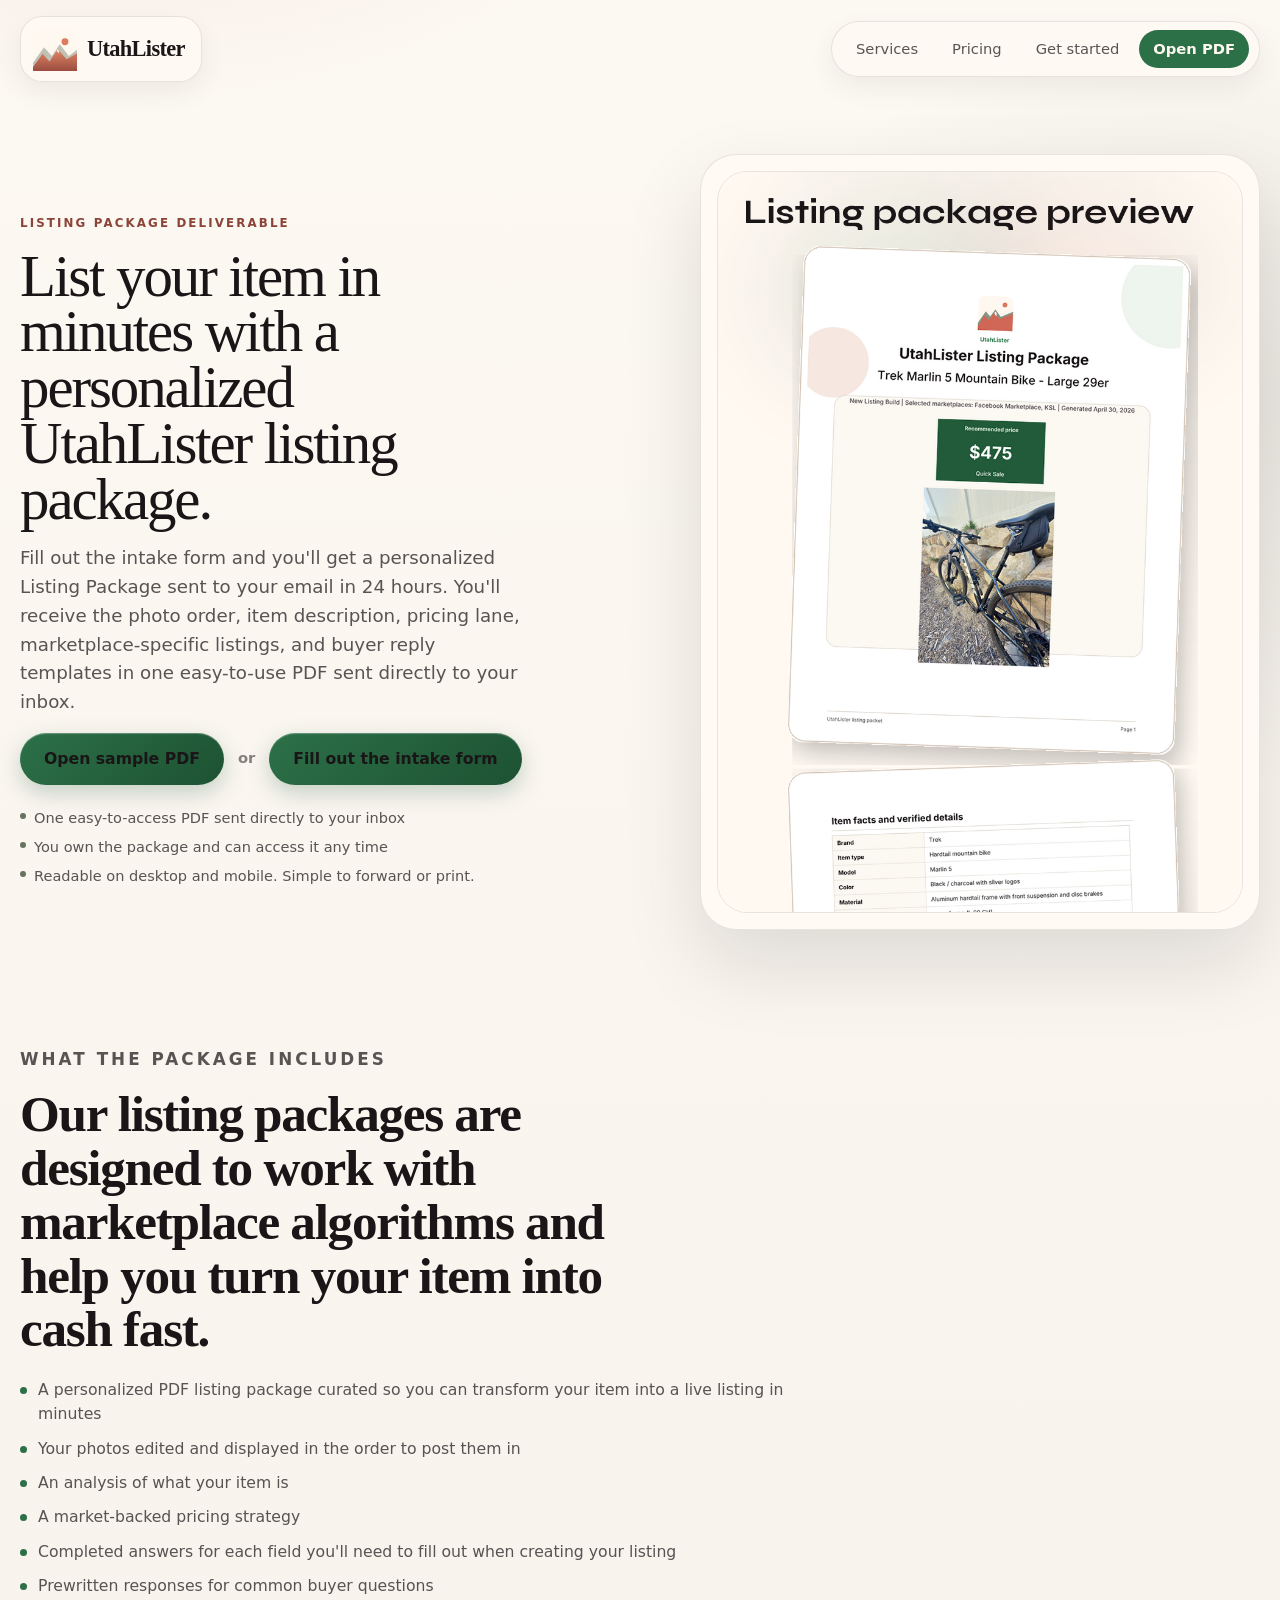
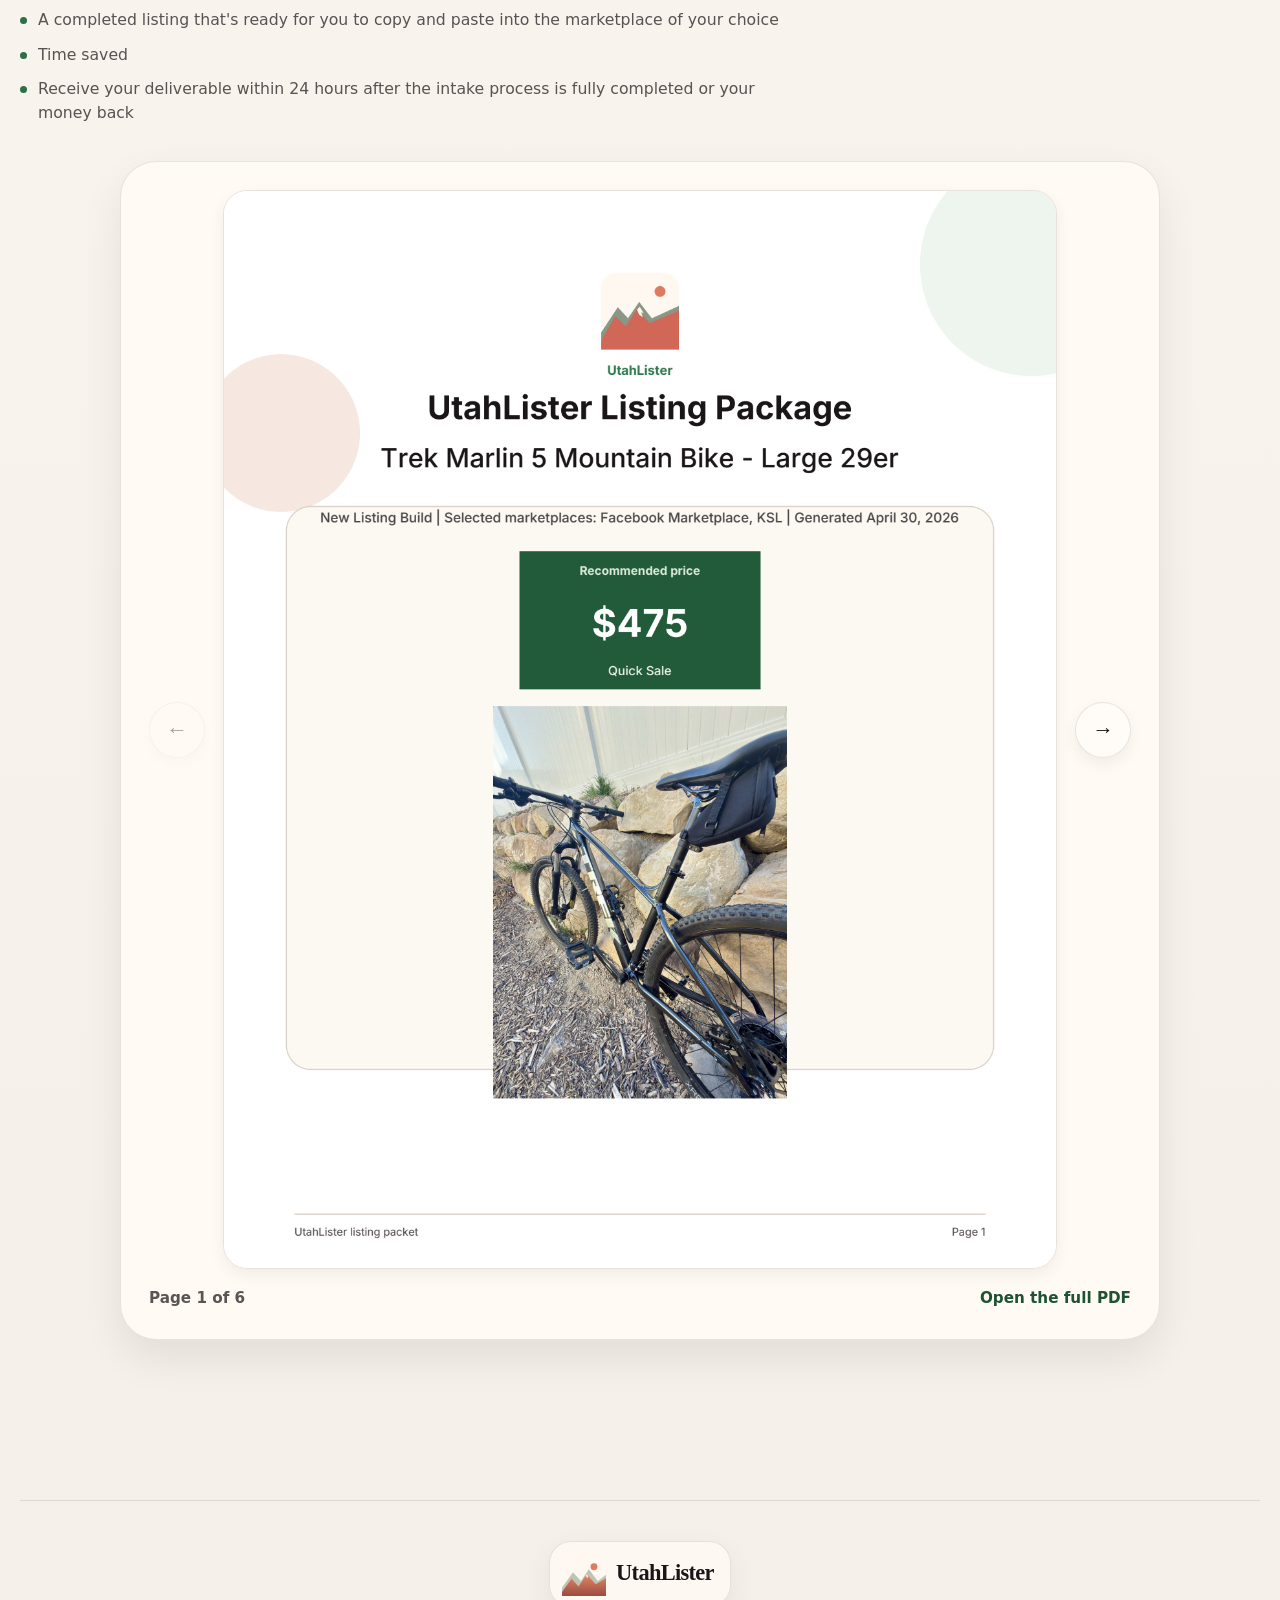
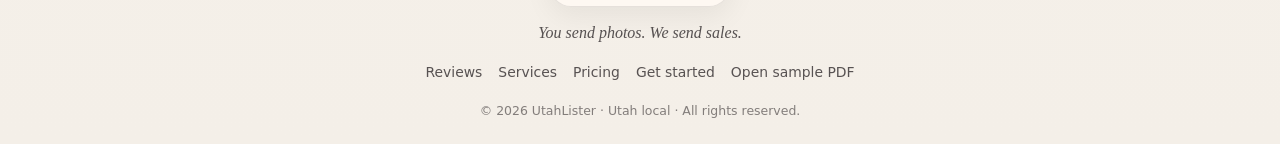
<file: site/sample-listing-package.html>
<!doctype html>
<html lang="en">
  <head>
    <meta charset="utf-8">
    <meta name="viewport" content="width=device-width, initial-scale=1">
    <title>UtahLister | Sample Listing Package</title>
    <meta
      name="description"
      content="Open the UtahLister sample listing package and preview the exact PDF customers receive."
    >
    <meta name="referrer" content="strict-origin-when-cross-origin">
    <meta
      http-equiv="Content-Security-Policy"
      content="default-src 'self'; base-uri 'self'; object-src 'none'; img-src 'self' data: https:; style-src 'self' https://fonts.googleapis.com; font-src 'self' data: https://fonts.gstatic.com; script-src 'self'; connect-src 'none'; form-action 'none'; upgrade-insecure-requests"
    >
    <link rel="icon" href="favicon.svg" type="image/svg+xml">
    <link rel="stylesheet" href="fonts/fonts.css">
    <link rel="stylesheet" href="styles.css">
  </head>
  <body>
    <header class="site-header">
      <a class="brandmark" href="index.html" aria-label="UtahLister home">
        <img class="brandmark-icon" src="favicon.svg" alt="UtahLister mountain mark" width="36" height="36">
        <span class="brandmark-name">UtahLister</span>
      </a>
      <nav class="site-nav" aria-label="Primary">
        <a href="index.html#offer">Services</a>
        <a href="index.html#pricing">Pricing</a>
        <a href="index.html#contact">Get started</a>
        <a class="nav-cta" href="sample-listing-package.pdf" target="_blank" rel="noopener">Open PDF</a>
      </nav>
    </header>

    <main class="sample-package-main">
      <section class="sample-package-hero reveal is-visible">
        <div class="sample-package-copy">
          <p class="eyebrow">Listing Package Deliverable</p>
          <h1>List your item in minutes with a personalized UtahLister listing package.</h1>
          <p class="sample-package-lead">
            Fill out the intake form and you'll get a personalized Listing Package sent to your email in 24 hours. You'll receive the photo order, item description, pricing lane, marketplace-specific listings, and buyer reply templates in one easy-to-use PDF sent directly to your inbox.
          </p>
          <div class="sample-actions">
            <a class="button button-primary" href="sample-listing-package.pdf" target="_blank" rel="noopener">Open sample PDF</a>
            <span class="sample-actions-or">or</span>
            <a class="button button-primary" href="index.html#contact">Fill out the intake form</a>
          </div>
          <ul class="hero-points sample-hero-points">
            <li>One easy-to-access PDF sent directly to your inbox</li>
            <li>You own the package and can access it any time</li>
            <li>Readable on desktop and mobile. Simple to forward or print.</li>
          </ul>
        </div>

        <div class="sample-package-visual">
          <div class="sample-package-preview-frame">
            <img
              class="sample-package-preview-image"
              src="sample-listing-package-preview.png"
              alt="Vertical preview of the UtahLister sample listing package PDF"
            >
          </div>
        </div>
      </section>

      <section class="section reveal is-visible">
        <div class="section-intro sample-section-intro">
          <p class="eyebrow">What the package includes</p>
          <h2>Our listing packages are designed to work with marketplace algorithms and help you turn your item into cash fast.</h2>
          <ul class="sample-deliverable-list">
            <li>A personalized PDF listing package curated so you can transform your item into a live listing in minutes</li>
            <li>Your photos edited and displayed in the order to post them in</li>
            <li>An analysis of what your item is</li>
            <li>A market-backed pricing strategy</li>
            <li>Completed answers for each field you'll need to fill out when creating your listing</li>
            <li>Prewritten responses for common buyer questions</li>
            <li>A completed listing that's ready for you to copy and paste into the marketplace of your choice</li>
            <li>Time saved</li>
            <li>Receive your deliverable within 24 hours after the intake process is fully completed or your money back</li>
          </ul>
        </div>

        <div class="sample-pdf-carousel" data-sample-carousel tabindex="0" aria-label="Sample listing package page carousel">
          <div class="sample-carousel-shell">
            <button class="sample-carousel-button" type="button" data-sample-prev aria-label="Previous sample page">
              <span aria-hidden="true">←</span>
            </button>

            <div class="sample-carousel-stage">
              <figure class="sample-carousel-slide is-active" data-sample-slide aria-hidden="false">
                <img src="sample-listing-package-renders/page-01.png" alt="Sample listing package page 1">
              </figure>
              <figure class="sample-carousel-slide" data-sample-slide aria-hidden="true">
                <img src="sample-listing-package-renders/page-02.png" alt="Sample listing package page 2">
              </figure>
              <figure class="sample-carousel-slide" data-sample-slide aria-hidden="true">
                <img src="sample-listing-package-renders/page-03.png" alt="Sample listing package page 3">
              </figure>
              <figure class="sample-carousel-slide" data-sample-slide aria-hidden="true">
                <img src="sample-listing-package-renders/page-04.png" alt="Sample listing package page 4">
              </figure>
              <figure class="sample-carousel-slide" data-sample-slide aria-hidden="true">
                <img src="sample-listing-package-renders/page-05.png" alt="Sample listing package page 5">
              </figure>
              <figure class="sample-carousel-slide" data-sample-slide aria-hidden="true">
                <img src="sample-listing-package-renders/page-06.png" alt="Sample listing package page 6">
              </figure>
            </div>

            <button class="sample-carousel-button" type="button" data-sample-next aria-label="Next sample page">
              <span aria-hidden="true">→</span>
            </button>
          </div>

          <div class="sample-carousel-meta">
            <span class="sample-carousel-status" data-sample-status>Page 1 of 6</span>
            <a class="sample-carousel-link" href="sample-listing-package.pdf" target="_blank" rel="noopener">Open the full PDF</a>
          </div>
        </div>
      </section>
    </main>

    <footer class="site-footer">
      <div class="footer-inner">
        <a class="brandmark" href="index.html" aria-label="UtahLister home">
          <img class="brandmark-icon" src="favicon.svg" alt="UtahLister mountain mark" width="28" height="28">
          <span class="brandmark-name">UtahLister</span>
        </a>
        <p class="footer-tagline">You send photos. We send sales.</p>
        <nav class="footer-nav" aria-label="Footer">
          <a href="index.html#reviews">Reviews</a>
          <a href="index.html#offer">Services</a>
          <a href="index.html#pricing">Pricing</a>
          <a href="index.html#contact">Get started</a>
          <a href="sample-listing-package.pdf" target="_blank" rel="noopener">Open sample PDF</a>
        </nav>
        <p class="footer-legal">&#169; 2026 UtahLister &#183; Utah local &#183; All rights reserved.</p>
      </div>
    </footer>
    <script src="sample-listing-package.js"></script>
  </body>
</html>
</file>
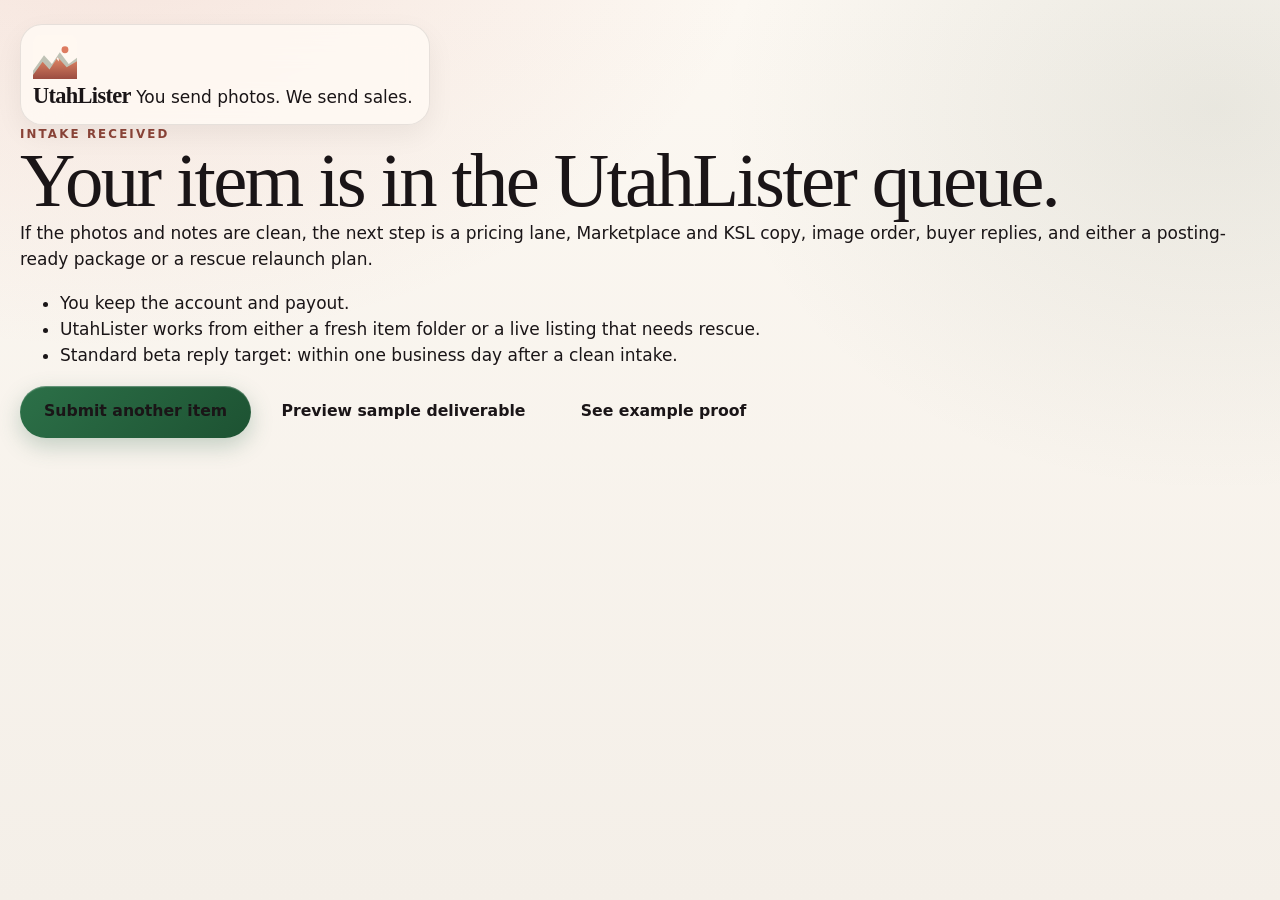
<file: site/thanks.html>
<!doctype html>
<html lang="en">
  <head>
    <meta charset="utf-8">
    <meta name="viewport" content="width=device-width, initial-scale=1">
    <title>UtahLister | Intake Received</title>
    <meta name="referrer" content="strict-origin-when-cross-origin">
    <meta
      http-equiv="Content-Security-Policy"
      content="default-src 'self'; base-uri 'self'; object-src 'none'; img-src 'self' data: https:; style-src 'self' https://fonts.googleapis.com; font-src 'self' data: https://fonts.gstatic.com; script-src 'none'; connect-src 'none'; form-action 'none'; upgrade-insecure-requests"
    >
    <link rel="icon" href="favicon.svg" type="image/svg+xml">
    <link rel="stylesheet" href="fonts/fonts.css">
    <link rel="stylesheet" href="styles.css">
  </head>
  <body>
    <main class="thanks-shell">
      <section class="thanks-panel reveal is-visible">
        <a class="brandmark brandmark-inline" href="index.html">
          <span class="brandmark-row">
            <img class="brandmark-icon" src="favicon.svg" alt="UtahLister logo">
            <span class="brandmark-copy">
              <span class="brandmark-name">UtahLister</span>
              <span class="brandmark-tag">You send photos. We send sales.</span>
            </span>
          </span>
        </a>
        <p class="eyebrow">Intake received</p>
        <h1 class="thanks-title">Your item is in the UtahLister queue.</h1>
        <p class="thanks-copy">
          If the photos and notes are clean, the next step is a pricing lane, Marketplace and KSL copy, image order, buyer replies, and either a posting-ready package or a rescue relaunch plan.
        </p>
        <ul class="thanks-points">
          <li>You keep the account and payout.</li>
          <li>UtahLister works from either a fresh item folder or a live listing that needs rescue.</li>
          <li>Standard beta reply target: within one business day after a clean intake.</li>
        </ul>
        <div class="thanks-actions">
          <a class="button button-primary" href="index.html#contact">Submit another item</a>
          <a class="button button-secondary" href="sample-listing-package.html">Preview sample deliverable</a>
          <a class="button button-secondary" href="index.html#proof">See example proof</a>
        </div>
      </section>
    </main>
  </body>
</html>
</file>
<file: site/fonts/fonts.css>
/* Fraunces (display serif) + Geist (body) + Geist Mono (numerics) via Google Fonts.
   CSP in index.html allows fonts.googleapis.com (style-src) and fonts.gstatic.com (font-src). */
@import url('https://fonts.googleapis.com/css2?family=Fraunces:opsz,wght@9..144,400;9..144,500;9..144,600;9..144,700;9..144,800&family=Geist:wght@400;500;600;700&family=Geist+Mono:wght@500;600;700&display=swap');
</file>
<file: site/styles.css>
:root {
  --bg: #f4efe8;
  --surface: rgba(255, 252, 247, 0.92);
  --surface-strong: #fffaf4;
  --ink: #1a1517;
  --ink-soft: rgba(26, 21, 23, 0.72);
  --ink-mute: rgba(26, 21, 23, 0.52);
  --line: rgba(26, 21, 23, 0.1);
  --line-strong: rgba(26, 21, 23, 0.18);
  --canyon: #d06757;
  --canyon-light: #e08766;
  --canyon-deep: #8c4438;
  --sage: #66745f;
  --sage-light: #8a9785;
  --gold: #c08a3d;
  --cream: #fff8f1;
  --green: #2c7048;
  --green-deep: #1d5232;
  --shadow-lg: 0 34px 80px rgba(20, 16, 17, 0.12);
  --shadow-md: 0 18px 42px rgba(20, 16, 17, 0.08);
  --shadow-sm: 0 6px 16px rgba(20, 16, 17, 0.06);
  --radius-xl: 36px;
  --radius-lg: 28px;
  --radius-md: 20px;
  --site-width: min(1240px, calc(100% - 40px));
  --font-display: "Iowan Old Style", Baskerville, "Palatino Linotype", "Book Antiqua", Georgia, serif;
  --font-body: "Geist", "Inter", system-ui, -apple-system, sans-serif;
  --font-mono: "Geist Mono", "SF Mono", Menlo, monospace;
}

*,
*::before,
*::after {
  box-sizing: border-box;
}

html {
  scroll-behavior: smooth;
}

body {
  margin: 0;
  min-height: 100vh;
  font-family: var(--font-body);
  font-size: 17px;
  line-height: 1.55;
  color: var(--ink);
  background:
    radial-gradient(1200px 800px at 8% -10%, rgba(208, 103, 87, 0.14), transparent 55%),
    radial-gradient(900px 700px at 95% 12%, rgba(102, 116, 95, 0.12), transparent 55%),
    linear-gradient(180deg, #fcf8f2 0%, var(--bg) 100%);
  -webkit-font-smoothing: antialiased;
  text-rendering: auto;
  font-variant-ligatures: none;
  font-feature-settings: "liga" 0, "clig" 0, "calt" 0;
}

img {
  display: block;
  max-width: 100%;
}

a {
  color: inherit;
}

h1,
h2,
h3,
h4 {
  margin: 0;
  font-family: var(--font-display);
  font-weight: 600;
  letter-spacing: -0.02em;
  color: var(--ink);
}

h1 {
  font-size: clamp(2.8rem, 6vw, 5.2rem);
  font-weight: 500;
  line-height: 1;
  letter-spacing: -0.035em;
  font-variation-settings: "opsz" 144;
}

h2 {
  font-size: clamp(2rem, 4vw, 3.4rem);
  line-height: 1.05;
  letter-spacing: -0.025em;
  font-variation-settings: "opsz" 120;
}

h3 {
  font-size: clamp(1.2rem, 1.8vw, 1.5rem);
  line-height: 1.25;
  font-variation-settings: "opsz" 36;
}

p {
  margin: 0;
}

.eyebrow {
  margin: 0;
  font-family: var(--font-body);
  text-transform: uppercase;
  letter-spacing: 0.18em;
  font-size: 0.74rem;
  font-weight: 600;
  color: var(--canyon-deep);
}

/* ---------- Header ---------- */

.site-header,
main {
  width: var(--site-width);
  margin: 0 auto;
}

.site-header {
  position: sticky;
  top: 0;
  z-index: 20;
  display: flex;
  align-items: center;
  justify-content: space-between;
  gap: 18px;
  padding: 16px 0 0;
}

.brandmark,
.site-nav {
  border: 1px solid var(--line);
  background: rgba(255, 250, 244, 0.85);
  backdrop-filter: blur(18px);
  -webkit-backdrop-filter: blur(18px);
  box-shadow: 0 10px 28px rgba(20, 16, 17, 0.06);
}

.brandmark {
  display: inline-flex;
  padding: 10px 16px 10px 12px;
  border-radius: 22px;
  text-decoration: none;
  align-items: center;
  gap: 10px;
}

.brandmark-icon {
  width: 44px;
  height: 44px;
  flex: none;
}

.brandmark-name {
  font-family: var(--font-display);
  font-weight: 600;
  font-size: 1.4rem;
  letter-spacing: -0.03em;
  font-variation-settings: "opsz" 36;
}

.site-nav {
  display: flex;
  flex-wrap: wrap;
  gap: 6px;
  padding: 8px 10px;
  border-radius: 999px;
}

.site-nav a {
  text-decoration: none;
  color: var(--ink-soft);
  font-size: 0.92rem;
  font-weight: 500;
  padding: 8px 14px;
  border-radius: 999px;
  transition: background 160ms ease, color 160ms ease;
}

.site-nav a:hover {
  background: rgba(208, 103, 87, 0.08);
  color: var(--canyon-deep);
}

.site-nav .nav-cta {
  background: var(--green);
  color: var(--cream);
  font-weight: 600;
}

.site-nav .nav-cta:hover {
  background: var(--green-deep);
  color: var(--cream);
}

main {
  padding: 24px 0 80px;
}

/* ---------- Buttons ---------- */

.button {
  display: inline-flex;
  align-items: center;
  justify-content: center;
  min-height: 52px;
  padding: 0 24px;
  border: 1px solid transparent;
  border-radius: 999px;
  font: inherit;
  font-weight: 600;
  font-size: 0.98rem;
  text-decoration: none;
  cursor: pointer;
  transition: transform 180ms ease, background-color 180ms ease, box-shadow 180ms ease;
  white-space: nowrap;
}

.button:hover {
  transform: translateY(-2px);
}

.button:disabled {
  opacity: 0.7;
  cursor: wait;
  transform: none;
}

.button-primary {
  background: linear-gradient(135deg, var(--green), var(--green-deep));
  box-shadow: 0 8px 22px rgba(58, 112, 85, 0.28), inset 0 1px 1px rgba(255, 255, 255, 0.3);
  border: none;
}

.button-primary:hover {
  transform: translateY(-2px);
  box-shadow: 0 12px 28px rgba(58, 112, 85, 0.4), inset 0 1px 1px rgba(255, 255, 255, 0.3);
}

.button-canyon {
  background: var(--canyon);
  color: var(--cream);
  box-shadow: 0 8px 22px rgba(208, 103, 87, 0.28);
}

.button-canyon:hover {
  background: var(--canyon-deep);
}

.button-ghost {
  background: rgba(255, 255, 255, 0.7);
  border-color: var(--line);
  color: var(--ink);
}

.button-ghost:hover {
  background: var(--cream);
}

/* ---------- Hero ---------- */

.hero {
  display: grid;
  grid-template-columns: minmax(0, 1fr) minmax(0, 1fr);
  gap: clamp(28px, 4vw, 52px);
  align-items: start;
  padding: 40px 0 24px;
}

.hero-copy {
  max-width: 560px;
  padding-top: 6px;
}

.hero-brand-lockup {
  display: flex;
  align-items: center;
  gap: 18px;
  margin-bottom: 28px;
}

.hero-brand-icon {
  width: 88px;
  height: 88px;
  flex: none;
  filter: drop-shadow(0 10px 22px rgba(20, 16, 17, 0.08));
}

.hero-brand-text {
  display: grid;
  gap: 6px;
}

.hero-brand-name {
  font-family: var(--font-display);
  font-size: clamp(2.5rem, 4vw, 3.4rem);
  line-height: 0.95;
  letter-spacing: -0.045em;
  color: var(--ink);
}

.hero-brand-tag {
  font-size: 0.86rem;
  font-weight: 600;
  letter-spacing: 0.16em;
  text-transform: uppercase;
  color: var(--green-deep);
}

.hero h1 {
  background: linear-gradient(135deg, var(--ink) 30%, var(--canyon-deep) 100%);
  -webkit-background-clip: text;
  -webkit-text-fill-color: transparent;
  background-clip: text;
}

.hero h1 em {
  font-style: normal;
  font-weight: 600;
  background: none;
  -webkit-text-fill-color: var(--canyon-deep);
  color: var(--canyon-deep);
}

.hero-lead {
  margin-top: 20px;
  font-size: 1.2rem;
  line-height: 1.5;
  color: var(--ink-soft);
  max-width: 46ch;
}

.hero-actions {
  display: flex;
  flex-wrap: wrap;
  gap: 10px;
  margin-top: 28px;
}

.hero-trust {
  display: flex;
  flex-wrap: wrap;
  gap: 16px 22px;
  margin-top: 22px;
  color: var(--ink-mute);
  font-size: 0.9rem;
}

.hero-trust span {
  display: inline-flex;
  align-items: center;
  gap: 6px;
}

.hero-trust span::before {
  content: "";
  width: 7px;
  height: 7px;
  border-radius: 50%;
  background: var(--sage);
}

/* Hero infographic: before → after diff */
.diff-card {
  position: relative;
  display: grid;
  grid-template-columns: 1fr auto 1fr;
  align-items: center;
  gap: 14px;
  padding: 24px;
  border: 1px solid var(--line);
  border-radius: var(--radius-xl);
  background: var(--surface-strong);
  box-shadow: var(--shadow-lg);
}

.diff-side {
  border-radius: var(--radius-md);
  padding: 18px;
  border: 1px solid var(--line);
}

.diff-side.before {
  background: rgba(255, 250, 244, 0.6);
}

.diff-side.after {
  background: linear-gradient(180deg, rgba(208, 103, 87, 0.08), rgba(102, 116, 95, 0.05));
  border-color: rgba(208, 103, 87, 0.25);
}

.diff-tag {
  display: inline-block;
  font-size: 0.72rem;
  font-weight: 600;
  letter-spacing: 0.14em;
  text-transform: uppercase;
  padding: 4px 10px;
  border-radius: 999px;
  margin-bottom: 10px;
}

.diff-tag.before {
  background: rgba(26, 21, 23, 0.06);
  color: var(--ink-mute);
}

.diff-tag.after {
  background: rgba(47, 122, 78, 0.1);
  color: var(--green-deep);
}

.diff-headline {
  font-family: var(--font-display);
  font-size: 1rem;
  line-height: 1.25;
  margin-bottom: 6px;
  color: var(--ink);
  font-weight: 600;
}

.diff-side.before .diff-headline {
  color: var(--ink-soft);
}

.diff-meta {
  font-size: 0.86rem;
  color: var(--ink-mute);
  line-height: 1.45;
}

.diff-stats {
  display: grid;
  gap: 6px;
  margin-top: 12px;
}

.diff-stats div {
  display: flex;
  justify-content: space-between;
  font-size: 0.85rem;
  color: var(--ink-soft);
  padding: 6px 0;
  border-top: 1px dashed var(--line);
}

.diff-stats strong {
  font-family: var(--font-mono);
  font-weight: 600;
  color: var(--ink);
}

.diff-side.after .diff-stats strong {
  color: var(--canyon-deep);
}

.diff-arrow {
  width: 56px;
  height: 56px;
  display: grid;
  place-items: center;
  border-radius: 50%;
  background: var(--canyon);
  color: var(--cream);
  font-weight: 700;
  font-size: 1.6rem;
  box-shadow: 0 8px 20px rgba(208, 103, 87, 0.3);
  animation: pulse 2.4s ease-in-out infinite;
}

@keyframes pulse {

  0%,
  100% {
    transform: scale(1);
  }

  50% {
    transform: scale(1.08);
  }
}

.diff-result {
  margin-top: 18px;
  padding: 14px 16px;
  background: var(--ink);
  color: var(--cream);
  border-radius: var(--radius-md);
  display: flex;
  justify-content: space-between;
  align-items: center;
  flex-wrap: wrap;
  gap: 10px;
}

.diff-result strong {
  font-family: var(--font-display);
  font-weight: 500;
  font-size: 1.1rem;
  font-style: italic;
}

.diff-result span {
  font-family: var(--font-mono);
  font-size: 0.86rem;
  opacity: 0.85;
}

/* ---------- Section base ---------- */

.section {
  margin-top: 88px;
  scroll-margin-top: 100px;
}

.section-intro {
  display: grid;
  gap: 14px;
  margin-bottom: 36px;
  max-width: 60ch;
}

.section-intro p {
  font-size: 1.05rem;
  line-height: 1.6;
  color: var(--ink-soft);
}

.section-intro.center {
  margin-left: auto;
  margin-right: auto;
  text-align: center;
}

/* ---------- HOW IT WORKS (now near top) ---------- */

.how-section {
  margin-top: 56px;
  padding: 44px 36px;
  border-radius: var(--radius-xl);
  background:
    radial-gradient(800px 400px at 10% 0%, rgba(208, 103, 87, 0.1), transparent 60%),
    linear-gradient(180deg, #1a1517 0%, #241e21 100%);
  color: var(--cream);
  position: relative;
  overflow: hidden;
}

.how-section::before {
  content: "";
  position: absolute;
  inset: 0;
  background-image:
    linear-gradient(rgba(255, 248, 241, 0.04) 1px, transparent 1px),
    linear-gradient(90deg, rgba(255, 248, 241, 0.04) 1px, transparent 1px);
  background-size: 32px 32px;
  pointer-events: none;
  mask-image: radial-gradient(ellipse at center, black 30%, transparent 80%);
}

.how-section .eyebrow {
  color: var(--canyon-light);
}

.how-section h2 {
  color: var(--cream);
  max-width: 18ch;
}

.how-section .section-intro p {
  color: rgba(255, 248, 241, 0.78);
}

.how-grid {
  display: grid;
  grid-template-columns: repeat(4, minmax(0, 1fr));
  gap: 16px;
  position: relative;
  z-index: 1;
}

.how-step {
  position: relative;
  padding: 22px;
  border: 1px solid rgba(255, 248, 241, 0.14);
  border-radius: var(--radius-lg);
  background: rgba(255, 248, 241, 0.04);
  backdrop-filter: blur(8px);
}

.how-step:hover {
  transform: translateY(-4px);
  background: rgba(255, 248, 241, 0.12);
}

.how-step-number {
  display: inline-flex;
  align-items: center;
  justify-content: center;
  width: 44px;
  height: 44px;
  border-radius: 50%;
  background: linear-gradient(135deg, var(--canyon-light), var(--canyon-deep));
  color: var(--cream);
  font-family: var(--font-mono);
  font-weight: 700;
  font-size: 1rem;
  margin-bottom: 14px;
}

.how-step-icon {
  width: 28px;
  height: 28px;
  margin-bottom: 10px;
  color: var(--canyon-light);
}

.how-step h3 {
  color: var(--cream);
  font-size: 1.15rem;
  margin-bottom: 8px;
}

.how-step p {
  color: rgba(255, 248, 241, 0.72);
  font-size: 0.92rem;
  line-height: 1.55;
}

/* connector line between steps on desktop */
@media (min-width: 901px) {
  .how-step:not(:last-child)::after {
    content: "";
    position: absolute;
    top: 42px;
    right: -12px;
    width: 16px;
    height: 2px;
    background: linear-gradient(90deg, var(--canyon-light), transparent);
  }
}

/* ---------- Real results stat strip ---------- */

.stats-strip {
  margin-top: 36px;
  display: grid;
  grid-template-columns: repeat(4, minmax(0, 1fr));
  gap: 16px;
  padding: 24px;
  border: 1px solid var(--line);
  border-radius: var(--radius-xl);
  background: var(--surface-strong);
  box-shadow: var(--shadow-md);
}

.stat-cell {
  text-align: center;
  padding: 12px 8px;
}

.stat-cell+.stat-cell {
  border-left: 1px solid var(--line);
}

.stat-number {
  display: block;
  font-family: var(--font-mono);
  font-weight: 700;
  font-size: clamp(1.8rem, 3vw, 2.8rem);
  color: var(--canyon-deep);
  line-height: 1;
  letter-spacing: -0.02em;
  font-variant-numeric: tabular-nums;
}

.stat-suffix {
  font-family: var(--font-display);
  font-style: italic;
  font-weight: 400;
  font-size: 0.7em;
  color: var(--canyon);
  margin-left: 2px;
  letter-spacing: 0;
}

.stat-stars {
  display: block;
  font-size: clamp(1.6rem, 2.6vw, 2.4rem);
  color: var(--canyon);
  letter-spacing: 0.08em;
  line-height: 1;
}

.stat-label {
  display: block;
  margin-top: 8px;
  font-size: 0.86rem;
  color: var(--ink-soft);
  line-height: 1.4;
}

/* ---------- What you get (3 service paths) ---------- */

.paths-grid {
  display: grid;
  grid-template-columns: repeat(3, minmax(0, 1fr));
  gap: 18px;
}

.path-card {
  display: flex;
  flex-direction: column;
  padding: 28px;
  border: 1px solid var(--line);
  border-radius: var(--radius-xl);
  background: var(--surface-strong);
  box-shadow: var(--shadow-md);
  transition: transform 220ms ease, box-shadow 220ms ease, border-color 220ms ease;
}

.path-card:hover {
  transform: translateY(-4px);
  box-shadow: var(--shadow-lg);
  border-color: var(--line-strong);
}

.path-card-top {
  display: flex;
  align-items: center;
  justify-content: space-between;
  margin-bottom: 14px;
}

.path-icon {
  width: 48px;
  height: 48px;
  border-radius: 14px;
  background: linear-gradient(135deg, rgba(208, 103, 87, 0.14), rgba(208, 103, 87, 0.04));
  display: grid;
  place-items: center;
  color: var(--canyon-deep);
}

.path-price-pill {
  display: inline-flex;
  align-items: center;
  padding: 6px 12px;
  border-radius: 999px;
  background: rgba(208, 103, 87, 0.1);
  color: var(--canyon-deep);
  font-family: var(--font-mono);
  font-weight: 600;
  font-size: 0.82rem;
}

.path-card h3 {
  font-size: 1.4rem;
  margin-bottom: 10px;
}

.path-card p {
  color: var(--ink-soft);
  font-size: 0.96rem;
  line-height: 1.6;
}

.path-features {
  list-style: none;
  margin: 18px 0 0;
  padding: 0;
  display: grid;
  gap: 10px;
}

.path-features li {
  display: grid;
  grid-template-columns: 18px 1fr;
  gap: 10px;
  font-size: 0.92rem;
  line-height: 1.5;
  color: var(--ink-soft);
}

.path-features li::before {
  content: "";
  width: 16px;
  height: 16px;
  margin-top: 4px;
  border-radius: 50%;
  background: rgba(47, 122, 78, 0.14);
  background-image: url("data:image/svg+xml;utf8,<svg xmlns='http://www.w3.org/2000/svg' viewBox='0 0 16 16'><path d='M4 8.5l2.5 2.5L12 5.5' stroke='%232f7a4e' stroke-width='2' fill='none' stroke-linecap='round' stroke-linejoin='round'/></svg>");
  background-size: 16px 16px;
}

.path-card .button {
  margin-top: 22px;
  width: 100%;
}

/* ---------- Real results / proof cases ---------- */

.proof-cases {
  display: grid;
  grid-template-columns: repeat(3, minmax(0, 1fr));
  gap: 20px;
  margin-top: 24px;
}

.proof-card {
  display: flex;
  flex-direction: column;
  overflow: hidden;
  border: 1px solid var(--line);
  border-radius: var(--radius-lg);
  background: var(--surface-strong);
  box-shadow: var(--shadow-md);
}

.proof-card-media {
  margin: 0;
  aspect-ratio: 4 / 3;
  overflow: hidden;
  background: var(--bg);
}

.proof-card-media img {
  width: 100%;
  height: 100%;
  object-fit: cover;
}

.proof-card-body {
  padding: 20px 22px 22px;
  flex: 1;
  display: flex;
  flex-direction: column;
}

.proof-card-top {
  display: flex;
  justify-content: space-between;
  align-items: center;
  margin-bottom: 8px;
}

.sold-badge {
  display: inline-flex;
  align-items: center;
  gap: 6px;
  padding: 4px 10px;
  background: rgba(47, 122, 78, 0.12);
  color: var(--green-deep);
  border-radius: 999px;
  font-size: 0.76rem;
  font-weight: 600;
  text-transform: uppercase;
  letter-spacing: 0.08em;
}

.sold-badge::before {
  content: "";
  width: 6px;
  height: 6px;
  border-radius: 50%;
  background: var(--green);
}

.proof-card h3 {
  font-size: 1.15rem;
  margin-bottom: 8px;
}

.proof-card-body p {
  color: var(--ink-soft);
  font-size: 0.94rem;
  line-height: 1.55;
  flex: 1;
}

.proof-metrics {
  display: grid;
  grid-template-columns: repeat(3, 1fr);
  gap: 8px;
  margin-top: 16px;
  padding: 0;
  list-style: none;
}

.proof-metrics li {
  padding: 10px 8px;
  text-align: center;
  border: 1px solid var(--line);
  border-radius: 12px;
  background: rgba(255, 250, 244, 0.6);
}

.proof-metrics strong {
  display: block;
  font-family: var(--font-mono);
  font-size: 1rem;
  color: var(--canyon-deep);
  letter-spacing: -0.01em;
}

.proof-metrics span {
  display: block;
  margin-top: 2px;
  font-size: 0.76rem;
  color: var(--ink-mute);
  line-height: 1.3;
}

/* ---------- Pricing comparison infographic ---------- */

.compare-block {
  margin-top: 24px;
  padding: 28px;
  border: 1px solid var(--line);
  border-radius: var(--radius-xl);
  background: var(--surface-strong);
  box-shadow: var(--shadow-md);
}

.compare-block h3 {
  font-size: 1.3rem;
  margin-bottom: 4px;
}

.compare-block .compare-sub {
  color: var(--ink-soft);
  font-size: 0.94rem;
  margin-bottom: 22px;
}

.bar-row {
  display: grid;
  grid-template-columns: 180px 1fr 76px;
  gap: 14px;
  align-items: center;
  padding: 10px 0;
  border-top: 1px solid var(--line);
}

.bar-row:first-of-type {
  border-top: none;
}

.bar-label {
  font-size: 0.92rem;
  color: var(--ink);
  font-weight: 500;
}

.bar-label small {
  display: block;
  font-weight: 400;
  color: var(--ink-mute);
  font-size: 0.8rem;
  margin-top: 2px;
}

.bar-track {
  position: relative;
  height: 14px;
  background: rgba(26, 21, 23, 0.06);
  border-radius: 999px;
  overflow: hidden;
}

.bar-fill {
  position: absolute;
  inset: 0 auto 0 0;
  width: 0;
  border-radius: 999px;
  transition: width 1.4s cubic-bezier(0.22, 1, 0.36, 1);
}

.bar-fill.hero-bar {
  background: linear-gradient(90deg, var(--green), var(--green-deep));
}

.bar-fill.mid-bar {
  background: linear-gradient(90deg, var(--gold), #97682d);
}

.bar-fill.low-bar {
  background: linear-gradient(90deg, #b88072, var(--canyon-deep));
}

.bar-value {
  font-family: var(--font-mono);
  font-weight: 600;
  font-size: 0.96rem;
  text-align: right;
  color: var(--ink);
}

/* ---------- Pricing tables ---------- */

.pricing-grid {
  display: grid;
  grid-template-columns: repeat(2, minmax(0, 1fr));
  gap: 18px;
  margin-top: 24px;
}

.pricing-card {
  padding: 26px;
  border: 1px solid var(--line);
  border-radius: var(--radius-xl);
  background: var(--surface-strong);
  box-shadow: var(--shadow-md);
}

.pricing-card-accent {
  background: linear-gradient(180deg, rgba(255, 251, 246, 1) 0%, rgba(244, 239, 232, 0.8) 100%);
}

.pricing-card h3 {
  font-size: 1.4rem;
  margin: 8px 0 18px;
}

.pricing-table {
  display: grid;
  border-top: 1px solid var(--line);
}

.pricing-table div {
  display: flex;
  justify-content: space-between;
  gap: 20px;
  padding: 14px 0;
  border-bottom: 1px solid var(--line);
  font-size: 0.96rem;
}

.pricing-table span {
  color: var(--ink-soft);
}

.pricing-table strong {
  font-family: var(--font-mono);
  font-weight: 600;
  font-size: 1rem;
  color: var(--canyon-deep);
}

/* ---------- Reviews ---------- */

.reviews-shell {
  margin-top: 24px;
  display: grid;
  gap: 18px;
}

.reviews-controls {
  display: flex;
  justify-content: flex-end;
  gap: 10px;
}

.review-button {
  width: 44px;
  height: 44px;
  border-radius: 50%;
  border: 1px solid var(--line);
  background: var(--surface-strong);
  color: var(--ink);
  cursor: pointer;
  display: grid;
  place-items: center;
  transition: background 160ms ease;
}

.review-button:hover {
  background: var(--cream);
}

.reviews-track {
  display: flex;
  gap: 16px;
  overflow-x: auto;
  padding: 4px 4px 14px;
  scroll-snap-type: x mandatory;
  scrollbar-width: thin;
  scrollbar-color: rgba(26, 21, 23, 0.18) transparent;
}

.reviews-track::-webkit-scrollbar {
  height: 8px;
}

.reviews-track::-webkit-scrollbar-thumb {
  background: rgba(26, 21, 23, 0.18);
  border-radius: 999px;
}

.review-card {
  flex: 0 0 min(360px, calc(100vw - 60px));
  display: flex;
  flex-direction: column;
  padding: 22px;
  border: 1px solid var(--line);
  border-radius: var(--radius-lg);
  background: var(--surface-strong);
  box-shadow: var(--shadow-sm);
  scroll-snap-align: start;
}

.review-card-top {
  display: flex;
  align-items: center;
  gap: 12px;
  margin-bottom: 12px;
}

.avatar-mono {
  width: 48px;
  height: 48px;
  border-radius: 50%;
  display: grid;
  place-items: center;
  font-family: var(--font-display);
  font-weight: 600;
  font-size: 1.2rem;
  color: var(--cream);
  flex: none;
  font-variation-settings: "opsz" 36;
}

.avatar-canyon {
  background: linear-gradient(135deg, #e08766, var(--canyon-deep));
}

.avatar-sage {
  background: linear-gradient(135deg, var(--sage-light), var(--sage));
}

.avatar-gold {
  background: linear-gradient(135deg, #d6a058, #97682d);
}

.avatar-clay {
  background: linear-gradient(135deg, #b88072, #76423a);
}

.avatar-deep {
  background: linear-gradient(135deg, #5d5552, #312b2c);
}

.review-name {
  font-family: var(--font-display);
  font-weight: 600;
  font-size: 1.08rem;
  margin: 0;
  font-variation-settings: "opsz" 24;
}

.review-date {
  font-size: 0.82rem;
  color: var(--ink-mute);
  margin: 0;
}

.review-stars {
  margin: 0 0 12px;
  color: var(--canyon);
  font-size: 1rem;
  letter-spacing: 0.1em;
}

.review-copy {
  margin: 0 0 12px;
  color: var(--ink);
  font-size: 1rem;
  line-height: 1.55;
  flex: 1;
}

.review-tags {
  margin: 0;
  font-size: 0.82rem;
  color: var(--ink-mute);
  border-top: 1px solid var(--line);
  padding-top: 12px;
  line-height: 1.45;
}

/* ---------- Blog section ---------- */

.blog-section {
  margin-top: 88px;
  padding: 48px 40px;
  border-radius: var(--radius-xl);
  background:
    radial-gradient(700px 400px at 100% 0%, rgba(192, 138, 61, 0.16), transparent 60%),
    linear-gradient(180deg, var(--cream) 0%, #f4ecd9 100%);
  border: 1px solid var(--line);
  box-shadow: var(--shadow-md);
}

.blog-header {
  display: grid;
  grid-template-columns: 1.2fr 1fr;
  gap: 32px;
  align-items: end;
  margin-bottom: 32px;
}

.blog-header h2 {
  max-width: 16ch;
}

.newsletter-card {
  padding: 22px;
  border-radius: var(--radius-md);
  background: var(--ink);
  color: var(--cream);
  box-shadow: var(--shadow-md);
}

.newsletter-card h3 {
  color: var(--cream);
  font-size: 1.15rem;
  margin-bottom: 6px;
}

.newsletter-card p {
  color: rgba(255, 248, 241, 0.74);
  font-size: 0.9rem;
  margin-bottom: 14px;
}

.newsletter-form {
  display: flex;
  gap: 8px;
  flex-wrap: wrap;
}

.newsletter-form input {
  flex: 1;
  min-width: 0;
  padding: 12px 14px;
  border: 1px solid rgba(255, 248, 241, 0.2);
  border-radius: 12px;
  background: rgba(255, 248, 241, 0.06);
  color: var(--cream);
  font: inherit;
  font-size: 0.94rem;
}

.newsletter-form input::placeholder {
  color: rgba(255, 248, 241, 0.5);
}

.newsletter-form .button {
  min-height: 44px;
  padding: 0 18px;
  font-size: 0.92rem;
}

.blog-grid {
  display: grid;
  grid-template-columns: repeat(3, minmax(0, 1fr));
  gap: 18px;
}

.blog-card {
  display: flex;
  flex-direction: column;
  padding: 22px;
  border-radius: var(--radius-md);
  background: var(--surface-strong);
  border: 1px solid var(--line);
  text-decoration: none;
  color: inherit;
  transition: transform 200ms ease, box-shadow 200ms ease;
}

.blog-card:hover {
  transform: translateY(-3px);
  box-shadow: var(--shadow-md);
}

.blog-tag {
  font-size: 0.74rem;
  letter-spacing: 0.14em;
  text-transform: uppercase;
  color: var(--canyon-deep);
  font-weight: 600;
  margin-bottom: 12px;
}

.blog-card h3 {
  font-size: 1.18rem;
  margin-bottom: 10px;
  line-height: 1.25;
}

.blog-card p {
  color: var(--ink-soft);
  font-size: 0.92rem;
  line-height: 1.5;
  flex: 1;
}

.blog-meta {
  margin-top: 14px;
  padding-top: 12px;
  border-top: 1px solid var(--line);
  font-size: 0.82rem;
  color: var(--ink-mute);
  display: flex;
  justify-content: space-between;
}

.blog-card-arrow {
  color: var(--canyon-deep);
  font-weight: 700;
}

.blog-footer {
  margin-top: 22px;
  text-align: center;
}

/* ---------- Trust / Safety ---------- */

.trust-grid {
  display: grid;
  grid-template-columns: repeat(3, minmax(0, 1fr));
  gap: 16px;
  margin-top: 24px;
}

.trust-card {
  padding: 22px;
  border: 1px solid var(--line);
  border-radius: var(--radius-md);
  background: var(--surface-strong);
  box-shadow: var(--shadow-sm);
}

.trust-card h3 {
  font-size: 1.1rem;
  margin-bottom: 10px;
}

.trust-card p {
  color: var(--ink-soft);
  font-size: 0.94rem;
  line-height: 1.55;
}

.trust-icon {
  width: 36px;
  height: 36px;
  border-radius: 10px;
  background: rgba(47, 122, 78, 0.1);
  color: var(--green-deep);
  display: grid;
  place-items: center;
  margin-bottom: 14px;
}

/* ---------- Contact / intake form ---------- */

.contact-section {
  display: grid;
  grid-template-columns: 0.86fr 1.14fr;
  gap: 32px;
  padding: 38px;
  border: 1px solid var(--line);
  border-radius: var(--radius-xl);
  background: var(--surface-strong);
  box-shadow: var(--shadow-md);
}

.contact-copy h2 {
  max-width: 14ch;
}

.contact-copy p {
  margin-top: 16px;
  color: var(--ink-soft);
  font-size: 1.02rem;
  line-height: 1.6;
}

.contact-form {
  display: grid;
  gap: 14px;
}

.contact-form label {
  display: grid;
  gap: 6px;
  color: var(--ink-soft);
  font-size: 0.88rem;
  font-weight: 500;
}

.input-grid {
  display: grid;
  grid-template-columns: repeat(2, minmax(0, 1fr));
  gap: 14px;
}

input,
textarea,
select {
  width: 100%;
  border: 1px solid var(--line);
  border-radius: 12px;
  padding: 12px 14px;
  font: inherit;
  font-size: 0.96rem;
  color: var(--ink);
  background: var(--cream);
  transition: border-color 160ms ease, box-shadow 160ms ease;
}

input:focus,
textarea:focus,
select:focus {
  outline: none;
  border-color: var(--canyon);
  box-shadow: 0 0 0 4px rgba(208, 103, 87, 0.12);
}

textarea {
  resize: vertical;
  min-height: 100px;
}

.field-required {
  color: var(--canyon-deep);
  font-weight: 600;
}

.field-row {
  display: grid;
  gap: 6px;
}

.field-row.is-hidden {
  display: none;
}

.field-row.is-emphasis label {
  color: var(--canyon-deep);
}

.field-row.is-emphasis input {
  border-color: rgba(208, 103, 87, 0.4);
  background: rgba(255, 250, 244, 1);
}

.honeypot {
  position: absolute;
  left: -9999px;
}

.contact-actions {
  display: flex;
  flex-wrap: wrap;
  gap: 10px;
  margin-top: 6px;
}

.form-note,
.form-status {
  margin: 0;
  font-size: 0.86rem;
  color: var(--ink-mute);
  line-height: 1.5;
}

.form-status.is-error {
  color: #8f4034;
}

/* ---------- Reveal animation ---------- */

.reveal {
  opacity: 0;
  transform: translateY(22px);
  transition: opacity 620ms ease, transform 620ms ease;
}

.reveal.is-visible {
  opacity: 1;
  transform: translateY(0);
}

@media (prefers-reduced-motion: reduce) {

  .reveal,
  .button,
  .diff-arrow {
    transition: none !important;
    animation: none !important;
  }
}

/* ---------- Responsive ---------- */

@media (max-width: 1080px) {

  .hero,
  .blog-header,
  .contact-section {
    grid-template-columns: 1fr;
  }

  .how-grid {
    grid-template-columns: repeat(2, minmax(0, 1fr));
  }

  .paths-grid,
  .proof-cases,
  .blog-grid,
  .trust-grid {
    grid-template-columns: repeat(2, minmax(0, 1fr));
  }

  .pricing-grid {
    grid-template-columns: 1fr;
  }

  .stats-strip {
    grid-template-columns: repeat(2, minmax(0, 1fr));
  }

  .stat-cell:nth-child(odd)+.stat-cell {
    border-left: 1px solid var(--line);
  }

  .stat-cell:nth-child(3) {
    border-top: 1px solid var(--line);
    padding-top: 20px;
    margin-top: 4px;
  }

  .stat-cell:nth-child(4) {
    border-top: 1px solid var(--line);
    padding-top: 20px;
    margin-top: 4px;
  }

  .hero-brand-lockup {
    margin-bottom: 22px;
  }
}

@media (max-width: 760px) {
  :root {
    --site-width: min(100%, calc(100% - 24px));
  }

  body {
    font-size: 16px;
  }

  .site-header {
    position: relative;
    flex-direction: column;
    align-items: stretch;
    gap: 10px;
  }

  .site-nav {
    justify-content: space-between;
  }

  .hero-brand-lockup {
    gap: 14px;
    margin-bottom: 18px;
  }

  .hero-brand-icon {
    width: 68px;
    height: 68px;
  }

  .hero-brand-name {
    font-size: clamp(2rem, 11vw, 2.8rem);
  }

  .hero-brand-tag {
    font-size: 0.72rem;
    letter-spacing: 0.14em;
  }

  .how-section,
  .blog-section,
  .compare-block,
  .contact-section {
    padding: 26px 18px;
    border-radius: var(--radius-lg);
  }

  .how-grid,
  .paths-grid,
  .proof-cases,
  .proof-grid,
  .blog-grid,
  .trust-grid,
  .input-grid,
  .stats-strip {
    grid-template-columns: 1fr;
  }

  .stat-cell+.stat-cell,
  .stat-item+.stat-item {
    border-left: none;
    border-top: 1px solid var(--line);
    padding-top: 16px;
    margin-top: 4px;
  }

  .diff-card {
    grid-template-columns: 1fr !important;
    gap: 18px;
  }

  .bar-row {
    grid-template-columns: 1fr 60px;
  }

  .bar-row .bar-track {
    grid-column: 1 / -1;
  }

  .button {
    width: 100%;
  }

  .contact-actions .button {
    width: 100%;
  }

  .path-card-footer .button {
    width: 100%;
  }
}

/* ═══════════════════════════════════════════════════════════════════
   COMPONENT ADDITIONS — new HTML structure support
   ═══════════════════════════════════════════════════════════════════ */

/* Hero bullet points */
.hero-points {
  list-style: none;
  margin: 20px 0 0;
  padding: 0;
  display: grid;
  gap: 8px;
}

.hero-points li {
  display: flex;
  align-items: flex-start;
  gap: 8px;
  font-size: 0.91rem;
  color: var(--ink-soft);
  line-height: 1.45;
}

.hero-points li::before {
  content: "";
  flex: none;
  width: 6px;
  height: 6px;
  margin-top: 6px;
  border-radius: 50%;
  background: var(--sage);
}

/* Hero diff card — 2-column (no middle arrow in current HTML) */
.diff-card {
  grid-template-columns: 1fr 1fr !important;
}

.diff-col {
  padding: 18px;
  border-radius: var(--radius-md);
  border: 1px solid var(--line);
}

.diff-before {
  background: rgba(255, 250, 244, 0.6);
}

.diff-after {
  background: linear-gradient(170deg, rgba(208, 103, 87, 0.07), rgba(102, 116, 95, 0.04));
  border-color: rgba(208, 103, 87, 0.22);
}

.diff-label {
  display: inline-block;
  font-size: 0.7rem;
  font-weight: 700;
  letter-spacing: 0.14em;
  text-transform: uppercase;
  padding: 3px 10px;
  border-radius: 999px;
  margin-bottom: 10px;
}

.diff-label-before {
  background: rgba(26, 21, 23, 0.07);
  color: var(--ink-mute);
}

.diff-label-after {
  background: rgba(47, 122, 78, 0.1);
  color: var(--green-deep);
}

.diff-list {
  list-style: none;
  margin: 0;
  padding: 0;
  display: grid;
  gap: 7px;
}

.diff-list li {
  font-size: 0.84rem;
  line-height: 1.45;
  padding: 7px 10px;
  border-radius: 8px;
}

.diff-bad {
  background: rgba(26, 21, 23, 0.04);
  color: var(--ink-soft);
}

.diff-good {
  background: rgba(47, 122, 78, 0.06);
  color: var(--ink);
}

.diff-bad::before {
  content: "✕ ";
  color: var(--canyon-deep);
  font-weight: 700;
}

.diff-good::before {
  content: "✓ ";
  color: var(--green-deep);
  font-weight: 700;
}

/* How It Works — inner wrapper + dark eyebrow */
.how-inner {
  position: relative;
  z-index: 1;
}

.section-intro-dark {
  display: grid;
  gap: 12px;
  margin-bottom: 32px;
}

.how-section .section-intro-dark h2 {
  color: var(--cream);
  max-width: 18ch;
}

.eyebrow-light {
  margin: 0;
  font-family: var(--font-body);
  text-transform: uppercase;
  letter-spacing: 0.18em;
  font-size: 0.74rem;
  font-weight: 600;
  color: var(--canyon-light);
}

.how-num {
  display: inline-flex;
  align-items: center;
  justify-content: center;
  width: 40px;
  height: 40px;
  border-radius: 50%;
  background: linear-gradient(135deg, var(--canyon-light), var(--canyon-deep));
  color: var(--cream);
  font-family: var(--font-mono);
  font-weight: 700;
  font-size: 0.9rem;
  margin-bottom: 12px;
}

.how-icon {
  font-size: 1.6rem;
  line-height: 1;
  margin-bottom: 10px;
}

/* Stats strip — .stat-item alias */
.stat-item {
  text-align: center;
  padding: 12px 8px;
}

.stat-item+.stat-item {
  border-left: 1px solid var(--line);
}

/* Paths — missing class aliases */
.path-eyebrow {
  margin: 0;
  font-family: var(--font-body);
  text-transform: uppercase;
  letter-spacing: 0.16em;
  font-size: 0.7rem;
  font-weight: 600;
  color: var(--canyon-deep);
}

.path-price {
  font-family: var(--font-mono);
  font-weight: 600;
  font-size: 0.84rem;
  color: var(--canyon-deep);
  background: rgba(208, 103, 87, 0.1);
  padding: 4px 10px;
  border-radius: 999px;
}

.path-card-featured {
  background: linear-gradient(170deg, rgba(255, 251, 246, 1) 0%, rgba(244, 239, 232, 0.9) 100%);
  border-color: rgba(208, 103, 87, 0.22);
}

.path-list {
  list-style: none;
  margin: 14px 0 0;
  padding: 0;
  display: grid;
  gap: 9px;
  flex: 1;
}

.path-list li {
  display: flex;
  align-items: flex-start;
  gap: 8px;
  font-size: 0.9rem;
  color: var(--ink-soft);
  line-height: 1.45;
}

.path-list li::before {
  content: "✓";
  color: var(--green);
  font-weight: 700;
  flex: none;
  margin-top: 1px;
}

.path-card-footer {
  margin-top: auto;
  padding-top: 20px;
}

.path-card-footer .button {
  width: 100%;
}

/* Proof section — new class names */
.proof-grid {
  display: grid;
  grid-template-columns: repeat(3, minmax(0, 1fr));
  gap: 20px;
  margin-top: 24px;
}

.proof-img-pair {
  display: grid;
  grid-template-columns: 1fr 1fr;
  gap: 6px;
  height: 200px;
}

.proof-img-pair figure {
  margin: 0;
  overflow: hidden;
  border-radius: 8px;
  position: relative;
}

.proof-img-pair img {
  width: 100%;
  height: 100%;
  object-fit: cover;
}

.proof-img-pair figcaption {
  position: absolute;
  bottom: 6px;
  left: 6px;
  font-size: 0.68rem;
  font-weight: 700;
  text-transform: uppercase;
  letter-spacing: 0.1em;
  background: rgba(26, 21, 23, 0.65);
  color: var(--cream);
  padding: 2px 8px;
  border-radius: 999px;
  backdrop-filter: blur(4px);
}

.sold-chip {
  display: inline-flex;
  align-items: center;
  gap: 5px;
  padding: 4px 10px;
  border-radius: 999px;
  background: rgba(47, 122, 78, 0.12);
  color: var(--green-deep);
  font-size: 0.74rem;
  font-weight: 700;
  text-transform: uppercase;
  letter-spacing: 0.08em;
  margin-bottom: 8px;
}

.sold-chip::before {
  content: "";
  width: 5px;
  height: 5px;
  border-radius: 50%;
  background: var(--green);
}

.proof-metrics {
  display: grid;
  grid-template-columns: repeat(3, 1fr);
  gap: 8px;
  margin-top: 14px;
}

.proof-metrics div {
  padding: 9px 6px;
  text-align: center;
  border: 1px solid var(--line);
  border-radius: 10px;
  background: rgba(255, 250, 244, 0.6);
  display: flex;
  flex-direction: column;
  align-items: center;
  gap: 2px;
}

.proof-metrics small {
  display: block;
  font-size: 0.72rem;
  color: var(--ink-mute);
  line-height: 1.3;
}

.proof-val {
  display: block;
  font-family: var(--font-mono);
  font-weight: 600;
  font-size: 0.94rem;
  color: var(--canyon-deep);
  letter-spacing: -0.01em;
}

.proof-screenshot {
  margin: 14px 0 0;
  border-radius: 12px;
  overflow: hidden;
  border: 1px solid var(--line);
}

.proof-screenshot img {
  width: 100%;
  display: block;
}

.proof-screenshot figcaption {
  padding: 7px 12px;
  font-size: 0.77rem;
  color: var(--ink-mute);
  border-top: 1px solid var(--line);
}

/* Pricing comparison — new class names */
.compare-title {
  font-size: 1.15rem;
  margin-bottom: 18px;
}

.compare-rows {
  display: grid;
}

.bar-fill-green {
  background: linear-gradient(90deg, var(--green), var(--green-deep));
}

.bar-fill-canyon {
  background: linear-gradient(90deg, var(--canyon-light), var(--canyon));
}

.bar-fill-deep {
  background: linear-gradient(90deg, var(--canyon), var(--canyon-deep));
}

.bar-fill-sage {
  background: linear-gradient(90deg, var(--sage-light), var(--sage));
}

.compare-note {
  margin-top: 14px;
  font-size: 0.87rem;
  color: var(--ink-soft);
  font-style: italic;
}

/* Pricing table — .pricing-label, .pricing-row */
.pricing-label {
  margin: 0 0 6px;
  font-family: var(--font-body);
  text-transform: uppercase;
  letter-spacing: 0.16em;
  font-size: 0.7rem;
  font-weight: 600;
  color: var(--canyon-deep);
}

.pricing-row {
  display: flex;
  justify-content: space-between;
  align-items: center;
  gap: 20px;
  padding: 12px 0;
  font-size: 0.94rem;
  border-bottom: 1px solid var(--line);
}

.pricing-row:first-of-type {
  border-top: 1px solid var(--line);
}

.pricing-row span {
  color: var(--ink-soft);
}

.pricing-row strong {
  font-family: var(--font-mono);
  font-weight: 600;
  font-size: 0.96rem;
  color: var(--canyon-deep);
  white-space: nowrap;
}

.pricing-row-last {
  border-bottom: none;
}

/* Review carousel — push stars to right, fix text-button sizing */
.review-card-top h3 {
  font-size: 0.98rem;
  margin: 0;
  color: var(--ink);
  font-variation-settings: "opsz" 24;
}

.review-card-top .review-stars {
  margin: 0 0 0 auto;
  font-size: 0.88rem;
  letter-spacing: 0.06em;
  align-self: flex-start;
}

.review-button {
  width: auto !important;
  height: 38px !important;
  padding: 0 14px !important;
  border-radius: 20px !important;
  font-size: 0.85rem !important;
  font-weight: 500 !important;
}

/* Blog section — inner wrapper + card sub-elements */
.blog-inner {
  position: relative;
  z-index: 1;
}

.blog-card-meta {
  display: flex;
  align-items: center;
  gap: 8px;
  margin-bottom: 10px;
}

.blog-date {
  font-size: 0.78rem;
  color: var(--ink-mute);
}

.blog-read-more {
  display: inline-block;
  margin-top: 12px;
  font-size: 0.87rem;
  font-weight: 600;
  color: var(--canyon-deep);
  text-decoration: none;
}

.blog-read-more:hover {
  text-decoration: underline;
}

.newsletter-copy {
  margin-bottom: 14px;
}

.newsletter-copy h3 {
  color: var(--cream);
  font-size: 1.1rem;
  margin-bottom: 6px;
}

.newsletter-copy p {
  color: rgba(255, 248, 241, 0.72);
  font-size: 0.9rem;
}

.newsletter-status {
  width: 100%;
  margin-top: 6px;
  font-size: 0.84rem;
  color: rgba(255, 248, 241, 0.8);
}

/* Trust icon emoji container */
.trust-icon {
  font-size: 1.6rem;
  line-height: 1;
  margin-bottom: 12px;
}

/* Conditional form fields */
.form-fields-conditional {
  display: grid;
  gap: 14px;
}

.form-fields-conditional[hidden] {
  display: none;
}

.form-subsection {
  display: grid;
  gap: 14px;
  padding: 18px 18px 20px;
  border-radius: 18px;
  border: 1px solid rgba(26, 21, 23, 0.08);
  background: rgba(255, 252, 247, 0.92);
}

.form-subsection-title {
  margin: 0;
  font-size: 0.9rem;
  font-weight: 700;
  letter-spacing: 0.12em;
  text-transform: uppercase;
  color: var(--canyon-deep);
}

.form-subsection-note {
  margin: -4px 0 0;
  font-size: 0.86rem;
  color: var(--ink-mute);
  line-height: 1.5;
}

.input-grid-three {
  grid-template-columns: repeat(3, minmax(0, 1fr));
}

.checkbox-group {
  margin: 0;
  padding: 0;
  border: 0;
  display: grid;
  gap: 10px;
}

.checkbox-group legend {
  padding: 0;
  font-weight: 600;
  color: var(--ink);
}

.checkbox-grid {
  display: grid;
  grid-template-columns: repeat(2, minmax(0, 1fr));
  gap: 10px;
}

.checkbox-card {
  display: flex;
  align-items: center;
  gap: 10px;
  padding: 12px 14px;
  border-radius: 14px;
  border: 1px solid rgba(26, 21, 23, 0.1);
  background: #fff;
  font-size: 0.96rem;
}

.checkbox-card input {
  width: 18px;
  height: 18px;
  margin: 0;
}

.category-subsection {
  border-color: rgba(44, 112, 72, 0.16);
}

.category-fields {
  display: grid;
  gap: 14px;
}

.category-fields[hidden] {
  display: none;
}

@media (max-width: 900px) {
  .input-grid-three,
  .checkbox-grid {
    grid-template-columns: 1fr;
  }
}

.contact-actions[hidden] {
  display: none;
}

/* Site footer */
.site-footer {
  width: var(--site-width);
  margin: 80px auto 0;
  padding: 40px 0 24px;
  border-top: 1px solid var(--line);
}

.footer-inner {
  display: grid;
  place-items: center;
  gap: 14px;
  text-align: center;
}

.footer-tagline {
  font-family: var(--font-display);
  font-style: italic;
  font-size: 1rem;
  color: var(--ink-soft);
  font-variation-settings: "opsz" 24;
}

.footer-nav {
  display: flex;
  flex-wrap: wrap;
  gap: 4px 16px;
  justify-content: center;
}

.footer-nav a {
  text-decoration: none;
  font-size: 0.87rem;
  color: var(--ink-soft);
  padding: 3px 0;
}

.footer-nav a:hover {
  color: var(--canyon-deep);
}

.footer-legal {
  font-size: 0.78rem;
  color: var(--ink-mute);
  line-height: 1.55;
}

/* Screen-reader only utility */
.sr-only {
  position: absolute;
  width: 1px;
  height: 1px;
  padding: 0;
  margin: -1px;
  overflow: hidden;
  clip: rect(0, 0, 0, 0);
  white-space: nowrap;
  border: 0;
}

/* Responsive additions */
@media (max-width: 1080px) {
  .proof-grid {
    grid-template-columns: repeat(2, minmax(0, 1fr));
  }
}

/* How It Works — YOU / US step labels */
.how-step {
  position: relative;
}

.how-step-who {
  position: absolute;
  top: 14px;
  right: 14px;
  font-size: 0.64rem;
  font-weight: 700;
  letter-spacing: 0.18em;
  text-transform: uppercase;
  padding: 3px 8px;
  border-radius: 999px;
}

.how-step-you .how-step-who {
  background: rgba(255, 248, 241, 0.14);
  color: rgba(255, 248, 241, 0.7);
  border: 1px solid rgba(255, 248, 241, 0.18);
}

.how-step-us .how-step-who {
  background: rgba(208, 103, 87, 0.22);
  color: var(--canyon-light);
  border: 1px solid rgba(208, 103, 87, 0.28);
}

/* Stats — 100% large display */
.stat-pct {
  display: block;
  font-family: var(--font-mono);
  font-weight: 700;
  font-size: clamp(1.8rem, 3vw, 2.8rem);
  color: var(--canyon-deep);
  line-height: 1;
  letter-spacing: -0.02em;
}

/* Blog — coming soon badge */
.blog-coming-soon {
  display: inline-block;
  margin-top: 12px;
  font-size: 0.8rem;
  font-weight: 600;
  letter-spacing: 0.1em;
  text-transform: uppercase;
  color: var(--ink-mute);
  background: rgba(26, 21, 23, 0.05);
  padding: 3px 10px;
  border-radius: 999px;
}

/* Form — privacy note inside actions */
.form-note-privacy {
  margin-top: 10px;
  font-size: 0.82rem;
  color: var(--ink-mute);
  line-height: 1.5;
  width: 100%;
}

.form-note-disclosure {
  max-width: 72ch;
}

/* Updated green rgba throughout (for elements not using CSS vars) */
.sold-chip {
  background: rgba(44, 112, 72, 0.12);
  color: var(--green-deep);
}

.sold-chip::before {
  background: var(--green);
}

.sold-badge {
  background: rgba(44, 112, 72, 0.12);
  color: var(--green-deep);
}

.sold-badge::before {
  background: var(--green);
}

.path-features li::before {
  background: rgba(44, 112, 72, 0.14);
}

/* ---------- How It Works card (hero right column) ---------- */

.hiw-card {
  background: var(--surface-strong);
  border: 1px solid var(--line);
  border-radius: var(--radius-xl);
  padding: 28px 32px;
  box-shadow: var(--shadow-md);
}

.hiw-card .eyebrow {
  margin: 0 0 20px;
}

.hiw-list {
  list-style: none;
  margin: 0;
  padding: 0;
  display: flex;
  flex-direction: column;
  gap: 18px;
}

.hiw-item {
  display: flex;
  align-items: flex-start;
  gap: 14px;
}

.hiw-badge {
  flex-shrink: 0;
  min-width: 42px;
  padding: 3px 10px;
  border-radius: 999px;
  font-size: 0.75rem;
  font-weight: 700;
  letter-spacing: 0.08em;
  text-transform: uppercase;
  text-align: center;
}

.hiw-you {
  background: rgba(208, 103, 87, 0.12);
  color: var(--canyon-deep);
}

.hiw-us {
  background: rgba(44, 112, 72, 0.12);
  color: var(--green-deep);
}

.hiw-content {
  flex: 1;
  min-width: 0;
}

.hiw-content strong {
  display: block;
  font-weight: 600;
  font-size: 0.95rem;
  color: var(--ink);
  margin-bottom: 2px;
}

.hiw-content p {
  margin: 0;
  font-size: 0.88rem;
  color: var(--ink-soft);
  line-height: 1.45;
}

/* ---------- 2-column path grid ---------- */

.paths-grid-two {
  display: grid;
  grid-template-columns: repeat(2, minmax(0, 1fr));
  gap: 18px;
}

@media (max-width: 700px) {
  .paths-grid-two {
    grid-template-columns: 1fr;
  }
}

@media (max-width: 780px) {
  .hiw-card {
    padding: 22px 20px;
  }
}

.trust-icon {
  color: var(--green-deep);
}

/* ---------- Sample package website assets ---------- */

.hero-visual .hiw-card {
  display: block;
}

.hero-visual {
  display: flex;
  flex-direction: column;
  gap: 22px;
  max-width: 560px;
  width: 100%;
  justify-self: end;
}

.package-hero-card {
  display: grid;
  gap: 14px;
  padding: 20px;
  border: 1px solid var(--line);
  border-radius: var(--radius-xl);
  background: linear-gradient(180deg, rgba(255, 251, 246, 0.96), rgba(250, 243, 234, 0.94));
  box-shadow: var(--shadow-md);
  text-decoration: none;
  color: inherit;
}

.package-hero-kicker {
  margin: 0;
  font-size: 0.76rem;
  font-weight: 700;
  letter-spacing: 0.16em;
  text-transform: uppercase;
  color: var(--green-deep);
}

.package-hero-image {
  width: 100%;
  border-radius: calc(var(--radius-xl) - 8px);
  border: 1px solid var(--line);
  box-shadow: var(--shadow-sm);
}

.sample-package-main {
  width: var(--site-width);
  margin: 0 auto;
  padding: 32px 0 80px;
}

.sample-package-hero {
  display: grid;
  grid-template-columns: minmax(0, 1fr) minmax(460px, 560px);
  gap: clamp(32px, 4vw, 56px);
  align-items: center;
  padding: 40px 0 28px;
}

.sample-package-copy {
  display: grid;
  gap: 16px;
  max-width: 560px;
  padding-top: 16px;
}

.sample-package-copy h1 {
  max-width: 15ch;
  font-size: clamp(3rem, 4.6vw, 4.4rem);
  line-height: 0.95;
}

.sample-package-lead {
  font-size: 1.14rem;
  line-height: 1.58;
  color: var(--ink-soft);
  max-width: 44ch;
}

.sample-actions {
  display: flex;
  align-items: center;
  gap: 14px;
  flex-wrap: wrap;
}

.sample-actions-or {
  font-size: 0.92rem;
  font-weight: 600;
  color: var(--ink-mute);
  text-transform: lowercase;
}

.sample-package-visual {
  display: flex;
  justify-content: flex-end;
  align-items: start;
}

.sample-package-preview-frame {
  width: min(100%, 560px);
  padding: 16px;
  border: 1px solid var(--line);
  border-radius: var(--radius-xl);
  background: var(--surface-strong);
  box-shadow: var(--shadow-lg);
  overflow: hidden;
}

.sample-package-preview-image {
  width: 100%;
  height: clamp(560px, 58vw, 820px);
  object-fit: cover;
  object-position: top center;
  display: block;
  border-radius: calc(var(--radius-xl) - 6px);
  border: 1px solid var(--line);
  box-shadow: none;
}

.sample-hero-points {
  margin-top: 6px;
}

.sample-section-intro {
  max-width: 72ch;
}

.sample-section-intro h2 {
  max-width: 24ch;
}

.sample-deliverable-list {
  list-style: none;
  margin: 8px 0 0;
  padding: 0;
  display: grid;
  gap: 10px;
}

.sample-deliverable-list li {
  position: relative;
  padding-left: 18px;
  color: var(--ink-soft);
  font-size: 0.98rem;
  line-height: 1.55;
}

.sample-deliverable-list li::before {
  content: "";
  position: absolute;
  left: 0;
  top: 9px;
  width: 7px;
  height: 7px;
  border-radius: 50%;
  background: var(--green);
}

.sample-pdf-carousel {
  max-width: 1040px;
  margin: 34px auto 0;
  padding: 28px;
  border: 1px solid var(--line);
  border-radius: var(--radius-xl);
  background: var(--surface-strong);
  box-shadow: var(--shadow-md);
}

.sample-carousel-shell {
  display: grid;
  grid-template-columns: auto minmax(0, 1fr) auto;
  gap: 18px;
  align-items: center;
}

.sample-carousel-button {
  width: 56px;
  height: 56px;
  border: 1px solid var(--line);
  border-radius: 999px;
  background: rgba(255, 251, 246, 0.94);
  color: var(--ink);
  display: inline-flex;
  align-items: center;
  justify-content: center;
  font-size: 1.35rem;
  box-shadow: var(--shadow-sm);
  transition: transform var(--transition-fast), border-color var(--transition-fast), color var(--transition-fast);
}

.sample-carousel-button:hover:not(:disabled),
.sample-carousel-button:focus-visible:not(:disabled) {
  transform: translateY(-1px);
  border-color: var(--green);
  color: var(--green-deep);
}

.sample-carousel-button:disabled {
  opacity: 0.38;
  cursor: not-allowed;
}

.sample-carousel-stage {
  position: relative;
  min-height: 960px;
}

.sample-carousel-slide {
  display: none;
  margin: 0;
}

.sample-carousel-slide.is-active {
  display: block;
}

.sample-carousel-slide img {
  display: block;
  width: 100%;
  border-radius: 24px;
  border: 1px solid var(--line);
  box-shadow: var(--shadow-sm);
}

.sample-carousel-meta {
  display: flex;
  align-items: center;
  justify-content: space-between;
  gap: 16px;
  margin-top: 18px;
}

.sample-carousel-status {
  font-size: 0.95rem;
  font-weight: 600;
  color: var(--ink-soft);
}

.sample-carousel-link {
  font-size: 0.95rem;
  font-weight: 700;
  color: var(--green-deep);
  text-decoration: none;
}

.sample-carousel-link:hover,
.sample-carousel-link:focus-visible {
  text-decoration: underline;
}

.sample-page-grid {
  display: grid;
  grid-template-columns: repeat(3, minmax(0, 1fr));
  gap: 18px;
}

.sample-page-card {
  display: flex;
  flex-direction: column;
  overflow: hidden;
  border: 1px solid var(--line);
  border-radius: var(--radius-xl);
  background: var(--surface-strong);
  box-shadow: var(--shadow-md);
}

.sample-page-media {
  padding: 18px;
  background: rgba(255, 250, 244, 0.62);
  border-bottom: 1px solid var(--line);
}

.sample-page-media img {
  width: 100%;
  border-radius: 18px;
  border: 1px solid var(--line);
  box-shadow: var(--shadow-sm);
}

.sample-page-body {
  display: grid;
  gap: 10px;
  padding: 20px 22px 24px;
}

.sample-page-kicker {
  font-size: 0.74rem;
  font-weight: 700;
  letter-spacing: 0.16em;
  text-transform: uppercase;
  color: var(--canyon-deep);
}

.sample-page-body p:last-child {
  color: var(--ink-soft);
  font-size: 0.94rem;
  line-height: 1.56;
}

.sample-summary-card {
  display: grid;
  gap: 24px;
  padding: 28px;
  border: 1px solid var(--line);
  border-radius: var(--radius-xl);
  background: var(--surface-strong);
  box-shadow: var(--shadow-md);
}

.sample-summary-grid {
  display: grid;
  grid-template-columns: repeat(2, minmax(0, 1fr));
  gap: 16px;
}

.sample-summary-item {
  padding: 18px 20px;
  border: 1px solid var(--line);
  border-radius: var(--radius-md);
  background: rgba(255, 250, 244, 0.68);
}

.sample-summary-item h3 {
  margin-bottom: 8px;
  font-size: 1.08rem;
}

.sample-summary-item p {
  font-size: 0.92rem;
  line-height: 1.55;
  color: var(--ink-soft);
}

.sample-summary-actions {
  margin-top: 4px;
}

@media (max-width: 1080px) {

  .sample-package-hero,
  .sample-summary-grid {
    grid-template-columns: 1fr;
  }

  .hero-visual {
    max-width: 100%;
    justify-self: stretch;
  }

  .sample-package-copy {
    max-width: 100%;
    padding-top: 0;
  }

  .sample-package-visual {
    justify-content: flex-start;
  }

  .sample-page-grid {
    grid-template-columns: repeat(2, minmax(0, 1fr));
  }
}

@media (max-width: 760px) {
  .sample-package-main {
    padding-top: 24px;
  }

  .sample-package-hero,
  .sample-page-grid,
  .sample-summary-grid {
    grid-template-columns: 1fr;
  }

  .sample-summary-card,
  .package-hero-card {
    padding: 20px 18px;
  }

  .hero-copy,
  .hero-visual {
    max-width: 100%;
  }

  .sample-actions {
    flex-direction: column;
    align-items: stretch;
  }

  .sample-actions-or {
    text-align: center;
  }

  .sample-package-preview-frame {
    width: 100%;
    padding: 14px;
  }

  .sample-package-preview-image {
    height: min(76vh, 720px);
  }

  .sample-full-preview-wrap {
    padding: 16px;
  }

  .sample-pdf-carousel {
    padding: 18px;
  }

  .sample-carousel-shell {
    grid-template-columns: 1fr;
  }

  .sample-carousel-button {
    width: 100%;
    height: 48px;
    border-radius: var(--radius-md);
  }

  .sample-carousel-stage {
    min-height: auto;
  }

  .sample-carousel-meta {
    flex-direction: column;
    align-items: flex-start;
  }
}

/* Hero Layout Override */
.hero {
  display: flex;
  flex-direction: column;
  gap: 64px;
}

.hero-top-row {
  display: grid;
  grid-template-columns: 1fr 1fr;
  gap: 48px;
  align-items: center;
}

@media (max-width: 900px) {
  .hero-top-row {
    grid-template-columns: 1fr;
  }
}

.hero-bottom-row {
  width: 100%;
}

/* Package Carousel Styles */
.package-carousel {
  position: relative;
  width: 100%;
  border-radius: 12px;
  overflow: hidden;
  box-shadow: 0 16px 32px rgba(0, 0, 0, 0.12);
  border: 1px solid var(--line);
  background: #fff;
}

.carousel-track {
  position: relative;
}

.carousel-slide {
  display: none;
  width: 100%;
  height: auto;
  border-radius: 12px;
}

.carousel-slide.is-active {
  display: block;
}

.carousel-btn {
  position: absolute;
  top: 50%;
  transform: translateY(-50%);
  background: rgba(255, 255, 255, 0.9);
  border: 1px solid rgba(0, 0, 0, 0.1);
  color: var(--ink);
  width: 40px;
  height: 40px;
  border-radius: 50%;
  font-size: 16px;
  cursor: pointer;
  display: flex;
  align-items: center;
  justify-content: center;
  box-shadow: 0 4px 12px rgba(0, 0, 0, 0.15);
  transition: all 0.2s ease;
  z-index: 2;
}

.carousel-btn:hover {
  background: #fff;
  transform: translateY(-50%) scale(1.1);
}

.prev-btn {
  left: 16px;
}

.next-btn {
  right: 16px;
}
</file>
